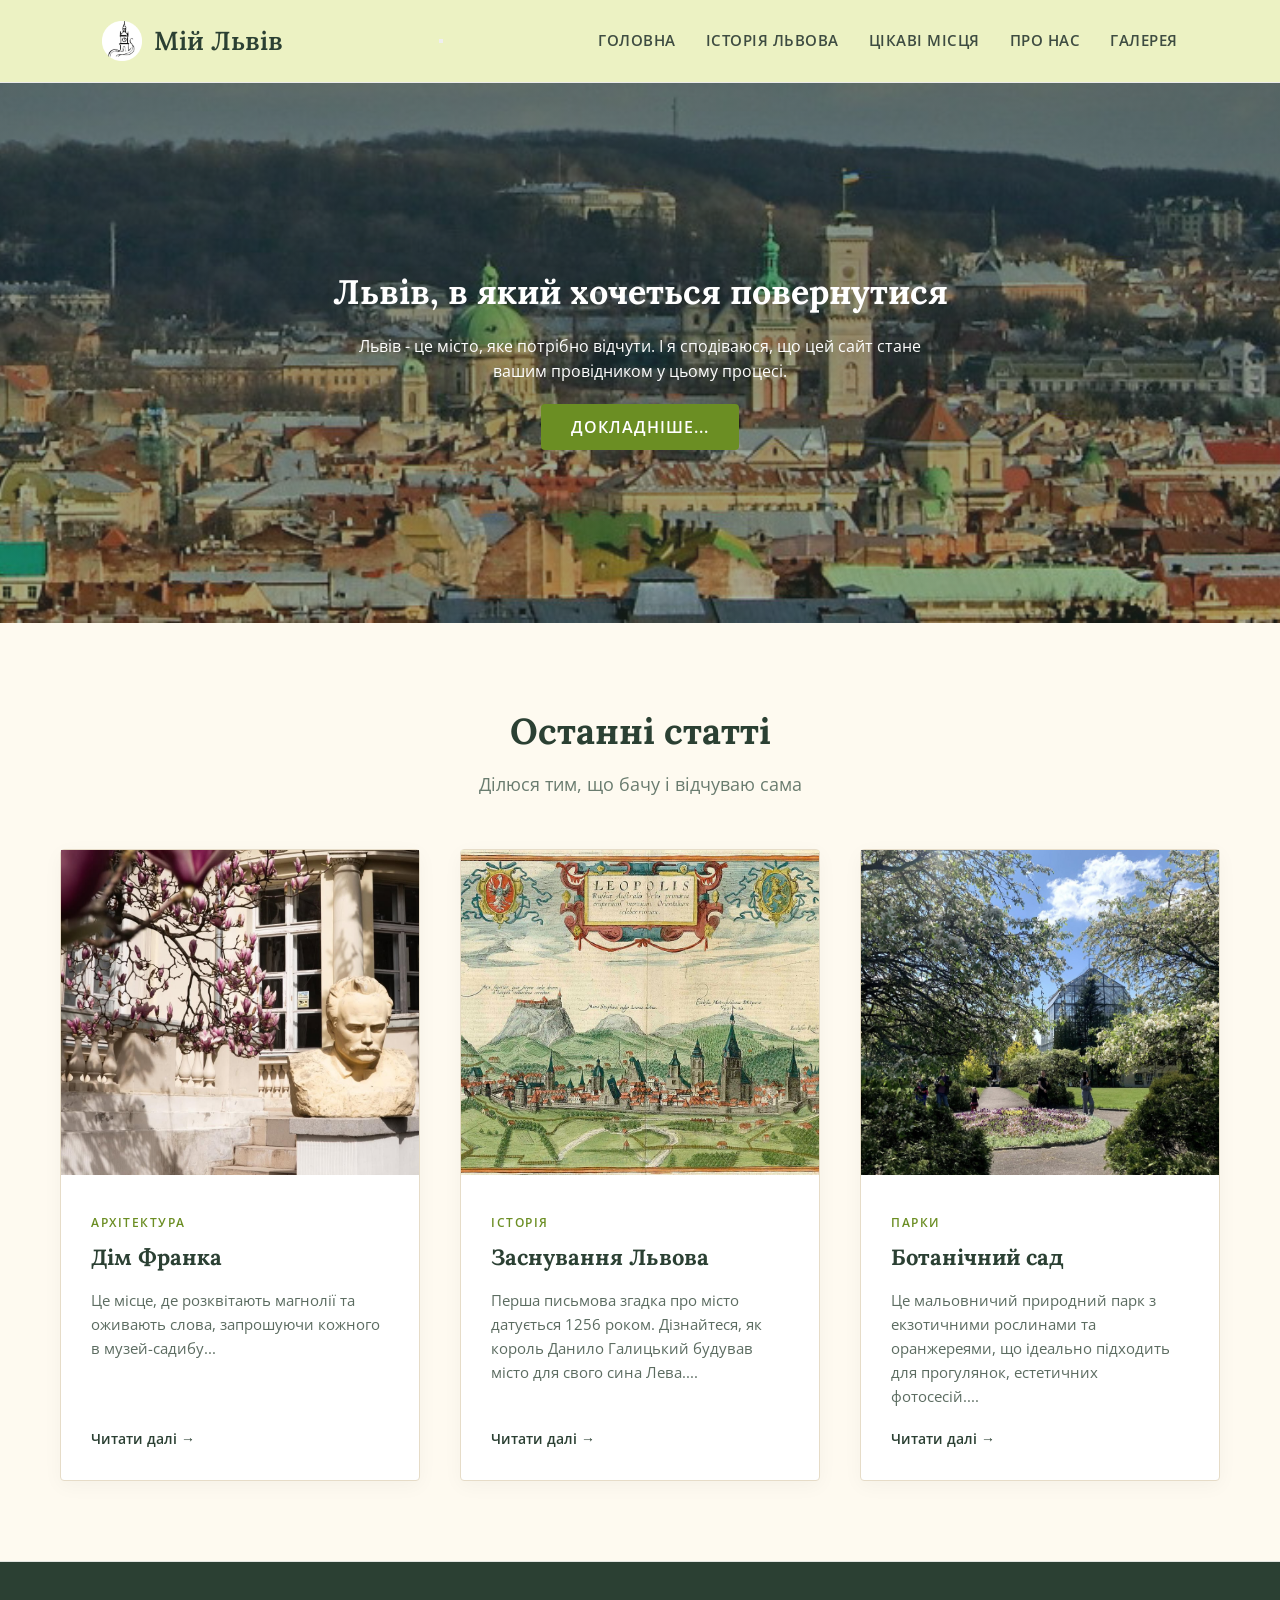
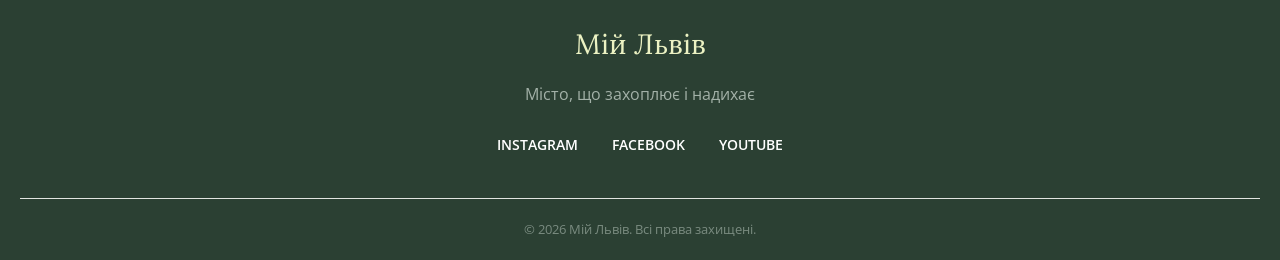
<file: index.html>
<!DOCTYPE html>
<html lang="uk">
<head>
    <meta charset="UTF-8">
    <meta name="viewport" content="width=device-width, initial-scale=1.0">
    <title>Львівський блог</title>
    <link rel="stylesheet" href="style.css">
    <link href="https://fonts.googleapis.com/css2?family=Lora:ital,wght@0,400;0,600;1,400&family=Open+Sans:wght@300;400;600&display=swap" rel="stylesheet">
</head>
<body>

    <header>
        <div class="logo">
        <a href="index.html" class="logo-link">
            <img src="img/logo.png" alt="Логотип Мій Львів" class="logo-img">
            <span>Мій Львів</span>
        </a>
		</div>
		
		<button class="menu-toggle" aria-label="Відкрити меню">
			<span></span>
			<span></span>
			<span></span>
		</button>
		
		
        <nav>
            <ul>
                <li><a href="index.html">Головна</a></li>
                <li><a href="history.html">Історія Львова</a></li>
				<li class="dropdown">
					<a href="places.html">Цікаві місця</a>
					<ul class="submenu">
						<li><a href="places.html?category=Парки">Парки</a></li>
						<li><a href="places.html?category=Заклади">Заклади</a></li>
						<li><a href="places.html?category=Архітектура">Архітектура</a></li>
					</ul>
				</li>
                <li><a href="about.html">Про нас</a></li>
                <li class="dropdown">
					<a href="gallery.html">Галерея</a>
					<ul class="submenu">
						<li><a href="gallery.html?category=photo">Фотографії</a></li>
                        <li><a href="gallery.html?category=video">Відео</a></li>
					</ul>
				</li>
            </ul>
        </nav>
    </header>

    <section class="hero">
        <div class="hero-content">
            <h1>Львів, в який хочеться повернутися</h1>
            <p>Львів - це місто, яке потрібно відчути. І я сподіваюся, що цей сайт стане вашим провідником у цьому процесі.</p>
            <a href="about.html" class="btn">Докладніше...</a>
        </div>
    </section>
	

    <main class="container" id="blog">
        <div class="section-title">
            <h2>Останні статті</h2>
            <p>Ділюся тим, що бачу і відчуваю сама</p>
        </div>

        <div class="blog-grid">
            <article class="post-card">
                <div class="img-wrapper">
                    <img src="img/places_2.jpg" alt="Дім Франка">
                </div>
                <div class="post-content">
                    <span class="category">Архітектура</span>
                    <h3>Дім Франка</h3>
                    <p>Це місце, де розквітають магнолії та оживають слова, запрошуючи кожного в музей-садибу...</p>
                    <a href="articles/franko.html" class="read-more">Читати далі →</a>
                </div>
            </article>
			
			<article class="post-card">
                <div class="img-wrapper">
                    <img src="img/history_1.jpg" alt="Створення">
                </div>
                <div class="post-content">
                    <span class="category">Історія</span>
                    <h3>Заснування Львова</h3>
                    <p>Перша письмова згадка про місто датується 1256 роком. Дізнайтеся, як король Данило Галицький будував місто для свого сина Лева....</p>
                    <a href="story/lviv.html" class="read-more">Читати далі →</a>
                </div>
            </article>
            
            <article class="post-card">
                <div class="img-wrapper">
                    <img src="img/places_7.jpg" alt="Ботанічний сад">
                </div>
                <div class="post-content">
                    <span class="category">Парки</span>
                    <h3>Ботанічний сад</h3>
                    <p>Це мальовничий природний парк з екзотичними рослинами та оранжереями, що ідеально підходить для прогулянок, естетичних фотосесій....</p>
                    <a href="articles/botanical_garden.html" class="read-more">Читати далі →</a>
                </div>
            </article>
        </div>
    </main>

    <footer>
        <div class="footer-content">
            <div class="footer-logo">Мій Львів</div>
            <p>Місто, що захоплює і надихає</p>
            <div class="socials">
                <a href="https://www.instagram.com/">Instagram</a>
                <a href="https://www.facebook.com/?locale=uk_UA">Facebook</a>
                <a href="https://www.youtube.com/?app=desktop&gl=UA&hl=uk">YouTube</a>
            </div>
        </div>
        <div class="copyright">
            <p>&copy; 2026 Мій Львів. Всі права захищені.</p>
        </div>
    </footer>

<script src="script.js"></script>
</body>
</html>
</file>
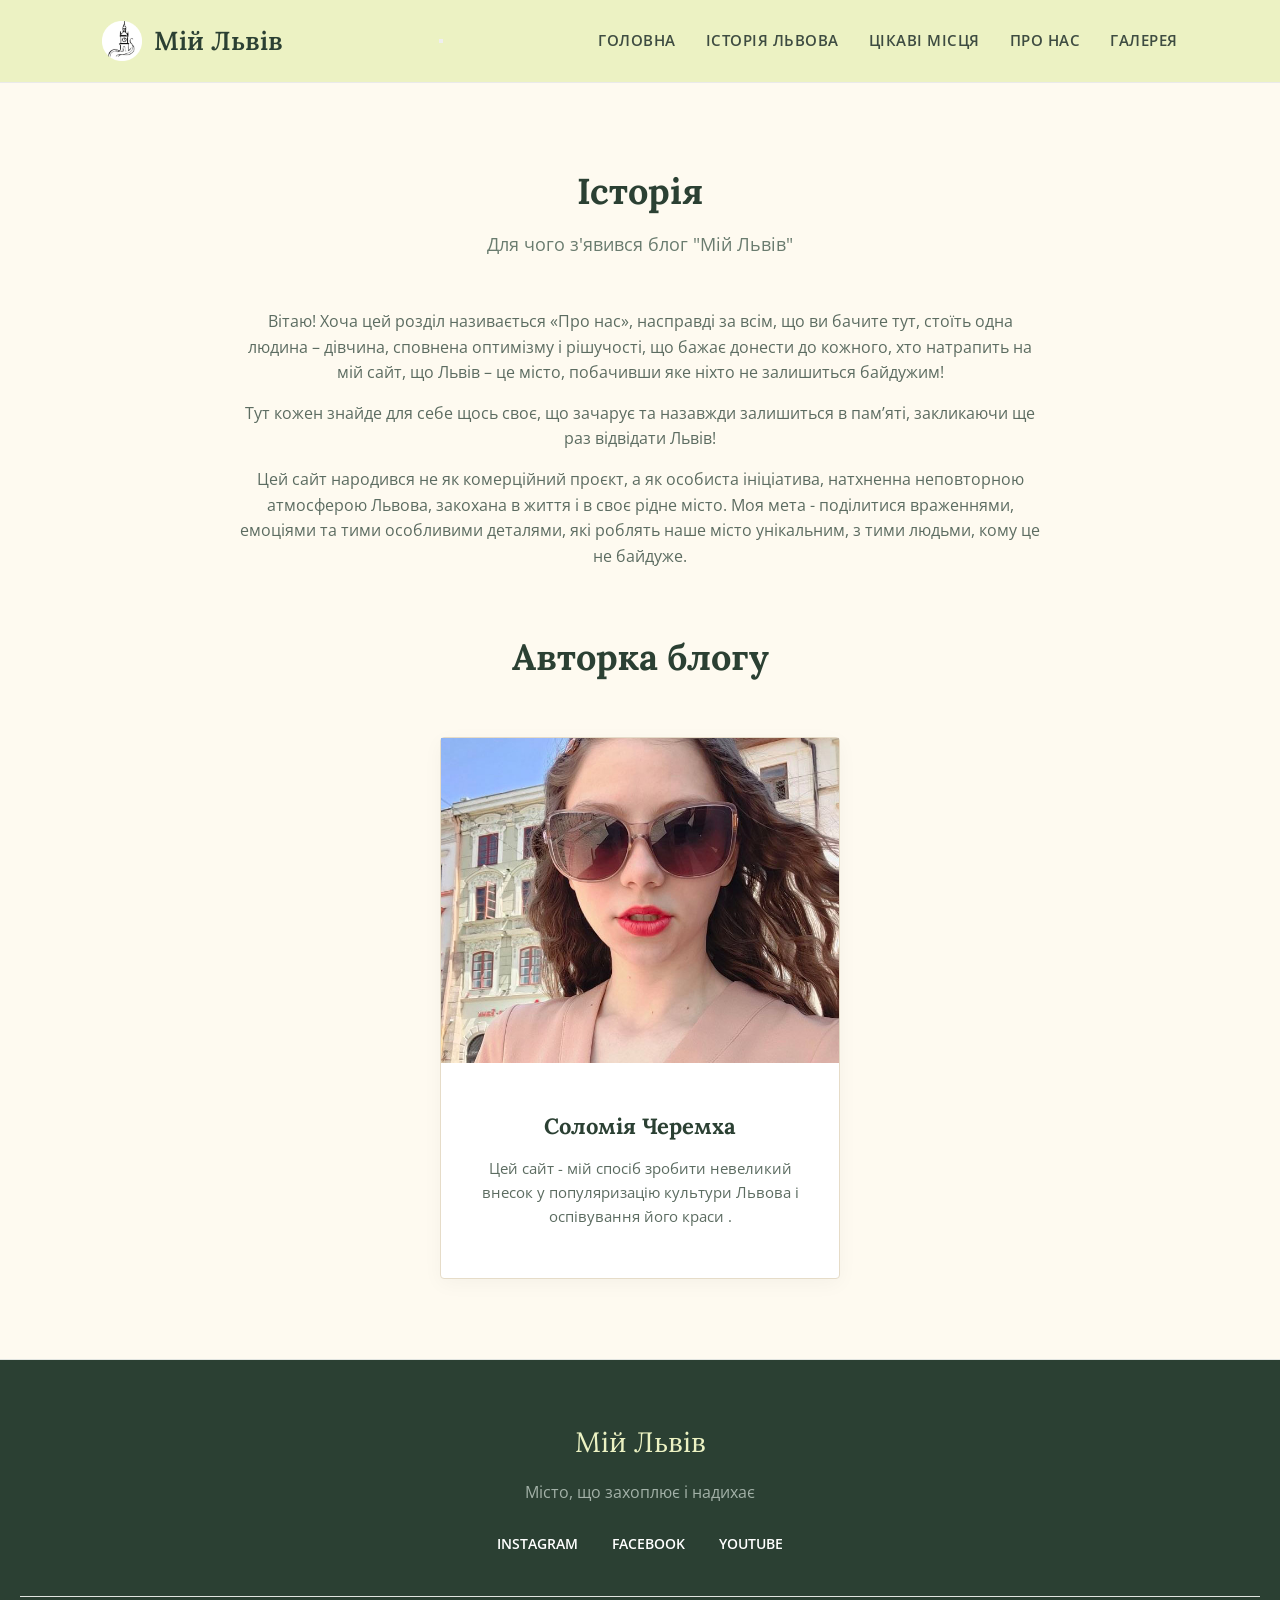
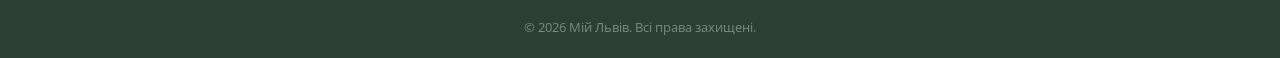
<file: about.html>
<!DOCTYPE html>
<html lang="uk">
<head>
    <meta charset="UTF-8">
    <meta name="viewport" content="width=device-width, initial-scale=1.0">
    <title>Авторка блогу</title>
    <link rel="stylesheet" href="style.css">
    <link href="https://fonts.googleapis.com/css2?family=Lora:ital,wght@0,400;0,600;1,400&family=Open+Sans:wght@300;400;600&display=swap" rel="stylesheet">
</head>
<body>

    <header>
        <div class="logo">
        <a href="index.html" class="logo-link">
            <img src="img/logo.png" alt="Логотип Мій Львів" class="logo-img">
            <span>Мій Львів</span>
        </a>
		</div>
		
		<button class="menu-toggle" aria-label="Відкрити меню">
			<span></span>
			<span></span>
			<span></span>
		</button>
		
        <nav>
            <ul>
                <li><a href="index.html">Головна</a></li>
                <li><a href="history.html">Історія Львова</a></li>
                <li class="dropdown">
                    <a href="places.html">Цікаві місця</a>
                    <ul class="submenu">
							<li><a href="places.html?category=Парки">Парки</a></li>
							<li><a href="places.html?category=Заклади">Заклади</a></li>
							<li><a href="places.html?category=Архітектура">Архітектура</a></li>
                    </ul>
                </li>
                <li><a href="about.html">Про нас</a></li>
                <li class="dropdown">
                    <a href="gallery.html">Галерея</a>
                    <ul class="submenu">
                        <li><a href="gallery.html?category=photo">Фотографії</a></li>
                        <li><a href="gallery.html?category=video">Відео</a></li>
                    </ul>
                </li>
            </ul>
        </nav>
    </header>

    <main class="container">
        
        <div class="section-title">
            <h2>Історія</h2>
            <p>Для чого з'явився блог "Мій Львів"</p>
        </div>
        
        <div style="max-width: 800px; margin: 0 auto 60px; text-align: center; color: #5c6c61; font-size: 16px;">
            <p style="margin-bottom: 15px;">Вітаю! Хоча цей розділ називається «Про нас», насправді за всім, що ви бачите тут, стоїть одна людина – дівчина, сповнена оптимізму і рішучості, що бажає донести до кожного, хто натрапить на мій сайт, що Львів – це місто, побачивши яке ніхто не залишиться байдужим! </p> 
			<p style="margin-bottom: 15px;">Тут кожен знайде для себе щось своє, що зачарує та назавжди залишиться в пам’яті, закликаючи ще раз відвідати Львів!</p>
            <p>Цей сайт народився не як комерційний проєкт, а як особиста ініціатива, натхненна неповторною атмосферою Львова, закохана в життя і в своє рідне місто.  Моя мета - поділитися враженнями, емоціями та тими особливими деталями, які роблять наше місто унікальним, з тими людьми, кому це не байдуже.</p>
        </div>

        <div class="section-title">
            <h2>Авторка блогу</h2>
        </div>

        <div class="blog-grid" style="display: flex; justify-content: center;">
    
    <article class="post-card" style="max-width: 400px; width: 100%;">
        <div class="img-wrapper">
            <img src="img/about.jpg" alt="Соломія">
        </div>
        <div class="post-content" style="text-align: center;"> <span class="category"></span>
            <h3>Соломія Черемха</h3>
            <p>Цей сайт - мій спосіб зробити невеликий внесок у популяризацію культури Львова і оспівування його краси .</p>
        </div>
    </article>

		</div>
    </main>

    <footer>
        <div class="footer-content">
            <div class="footer-logo">Мій Львів</div>
            <p>Місто, що захоплює і надихає</p>
            <div class="socials">
                <a href="#">Instagram</a>
                <a href="#">Facebook</a>
                <a href="#">YouTube</a>
            </div>
        </div>
        <div class="copyright">
            <p>&copy; 2026 Мій Львів. Всі права захищені.</p>
        </div>
    </footer>

	<script src="script.js"></script>
</body>
</html>
</file>
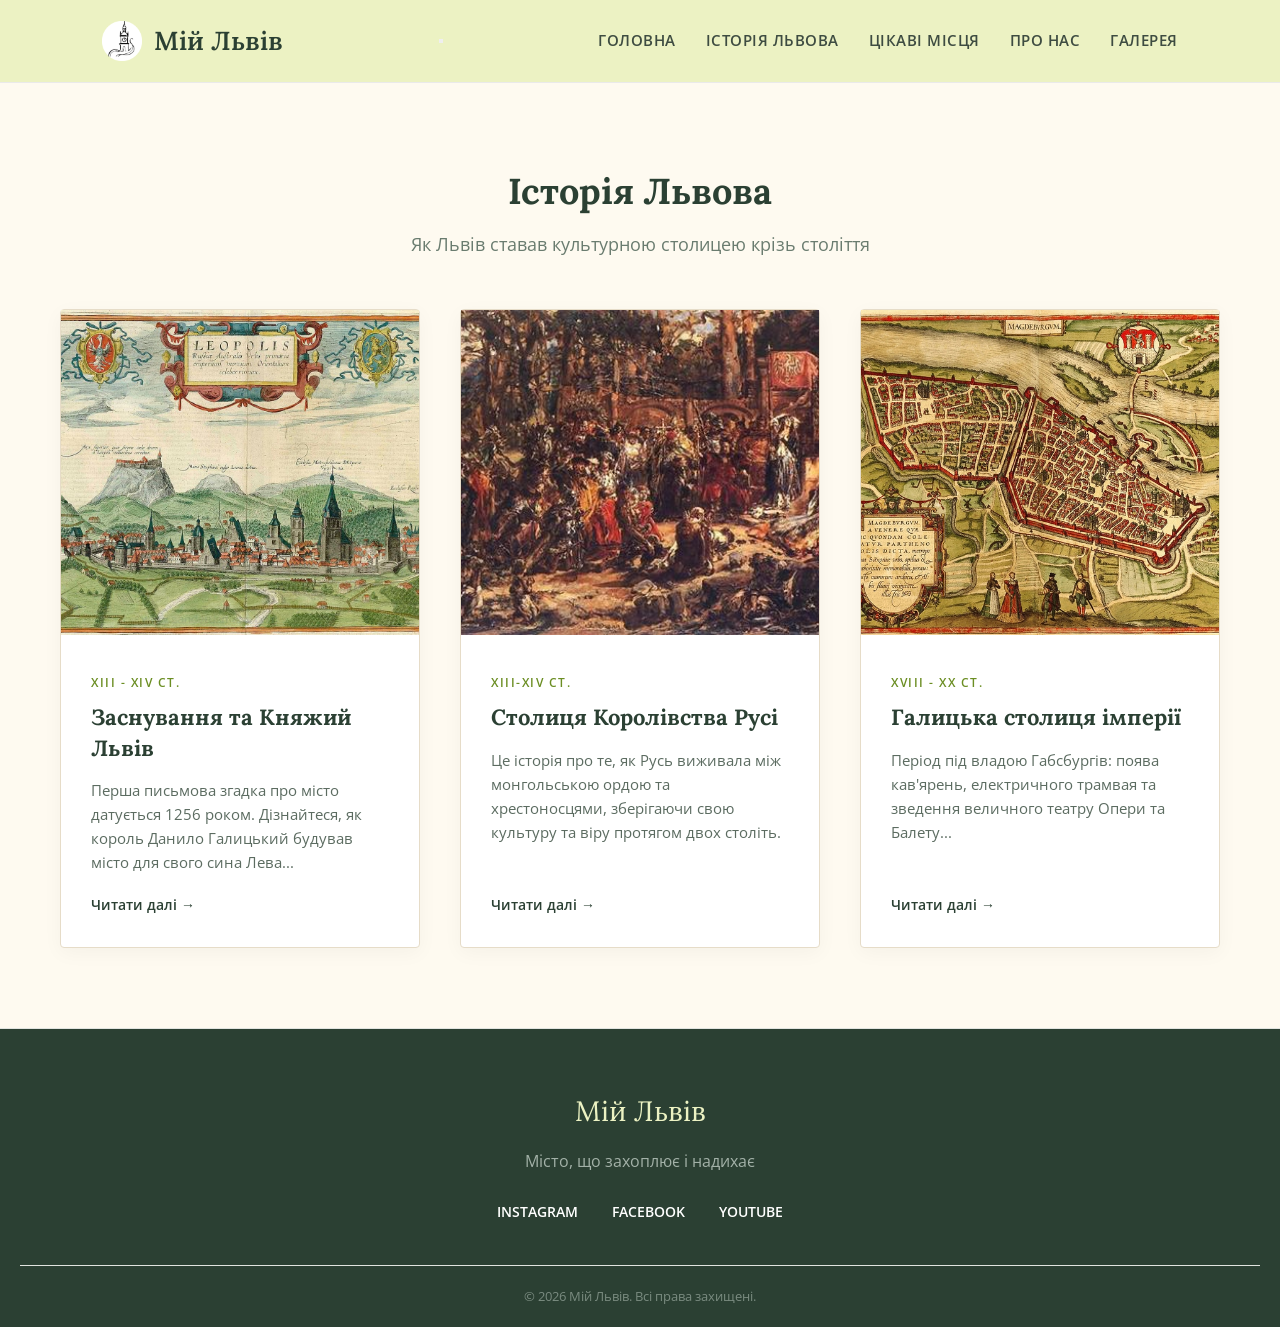
<file: history.html>
<!DOCTYPE html>
<html lang="uk">
<head>
    <meta charset="UTF-8">
    <meta name="viewport" content="width=device-width, initial-scale=1.0">
    <title>Історія Львова</title>
    <link rel="stylesheet" href="style.css">
    <link href="https://fonts.googleapis.com/css2?family=Lora:ital,wght@0,400;0,600;1,400&family=Open+Sans:wght@300;400;600&display=swap" rel="stylesheet">
</head>
<body>

    <header>
       <div class="logo">
        <a href="index.html" class="logo-link">
            <img src="img/logo.png" alt="Логотип Мій Львів" class="logo-img">
            <span>Мій Львів</span>
        </a>
		</div>
		
		<button class="menu-toggle" aria-label="Відкрити меню">
			<span></span>
			<span></span>
			<span></span>
		</button>
		
        <nav>
            <ul>
                <li><a href="index.html">Головна</a></li>
                <li><a href="history.html">Історія Львова</a></li>
                <li class="dropdown">
                    <a href="places.html">Цікаві місця</a>
                    <ul class="submenu">
                        <li><a href="places.html?category=Парки">Парки</a></li>
						<li><a href="places.html?category=Заклади">Заклади</a></li>
						<li><a href="places.html?category=Архітектура">Архітектура</a></li>
                    </ul>
                </li>
                <li><a href="about.html">Про нас</a></li>
                <li class="dropdown">
                    <a href="gallery.html">Галерея</a>
                    <ul class="submenu">
                        <li><a href="gallery.html?category=photo">Фотографії</a></li>
                        <li><a href="gallery.html?category=video">Відео</a></li>
                    </ul>
                </li>
            </ul>
        </nav>
    </header>

    <main class="container" id="history-blog">
        <div class="section-title">
            <h2>Історія Львова</h2>
            <p>Як Львів ставав культурною столицею крізь століття</p>
        </div>

        <div class="blog-grid">
            <article class="post-card">
                <div class="img-wrapper">
                    <img src="img/history_1.jpg" alt="Створення">
                </div>
                <div class="post-content">
                    <span class="category">XIII - XIV ст.</span>
                    <h3>Заснування та Княжий Львів</h3>
                    <p>Перша письмова згадка про місто датується 1256 роком. Дізнайтеся, як король Данило Галицький будував місто для свого сина Лева...</p>
                    <a href="story/lviv.html" class="read-more">Читати далі →</a>
                </div>
            </article>

            <article class="post-card">
                <div class="img-wrapper">
                    <img src="img/history_2.jpg" alt="Княжа доба">
                </div>
                <div class="post-content">
                    <span class="category">XIII-XIV ст.</span>
                    <h3>Столиця Королівства Русі</h3>
                    <p>Це історія про те, як Русь виживала між монгольською ордою та хрестоносцями, зберігаючи свою культуру та віру протягом двох століть.</p>
                    <a href="story/kniazhyi_lviv.html" class="read-more">Читати далі →</a>
                </div>
            </article>
            
            <article class="post-card">
                <div class="img-wrapper">
                    <img src="img/history_4.jpeg" alt="Львівська опера">
                </div>
                <div class="post-content">
                    <span class="category">XVIII - XX ст.</span>
                    <h3>Галицька столиця імперії</h3>
                    <p>Період під владою Габсбургів: поява кав'ярень, електричного трамвая та зведення величного театру Опери та Балету...</p>
                    <a href="story/polish.html" class="read-more">Читати далі →</a>
                </div>
            </article>
        </div>
    </main>

    <footer>
        <div class="footer-content">
            <div class="footer-logo">Мій Львів</div>
            <p>Місто, що захоплює і надихає</p>
            <div class="socials">
                <a href="#">Instagram</a>
                <a href="#">Facebook</a>
                <a href="#">YouTube</a>
            </div>
        </div>
        <div class="copyright">
            <p>&copy; 2026 Мій Львів. Всі права захищені.</p>
        </div>
    </footer>

	<script src="script.js"></script>
</body>
</html>
</file>
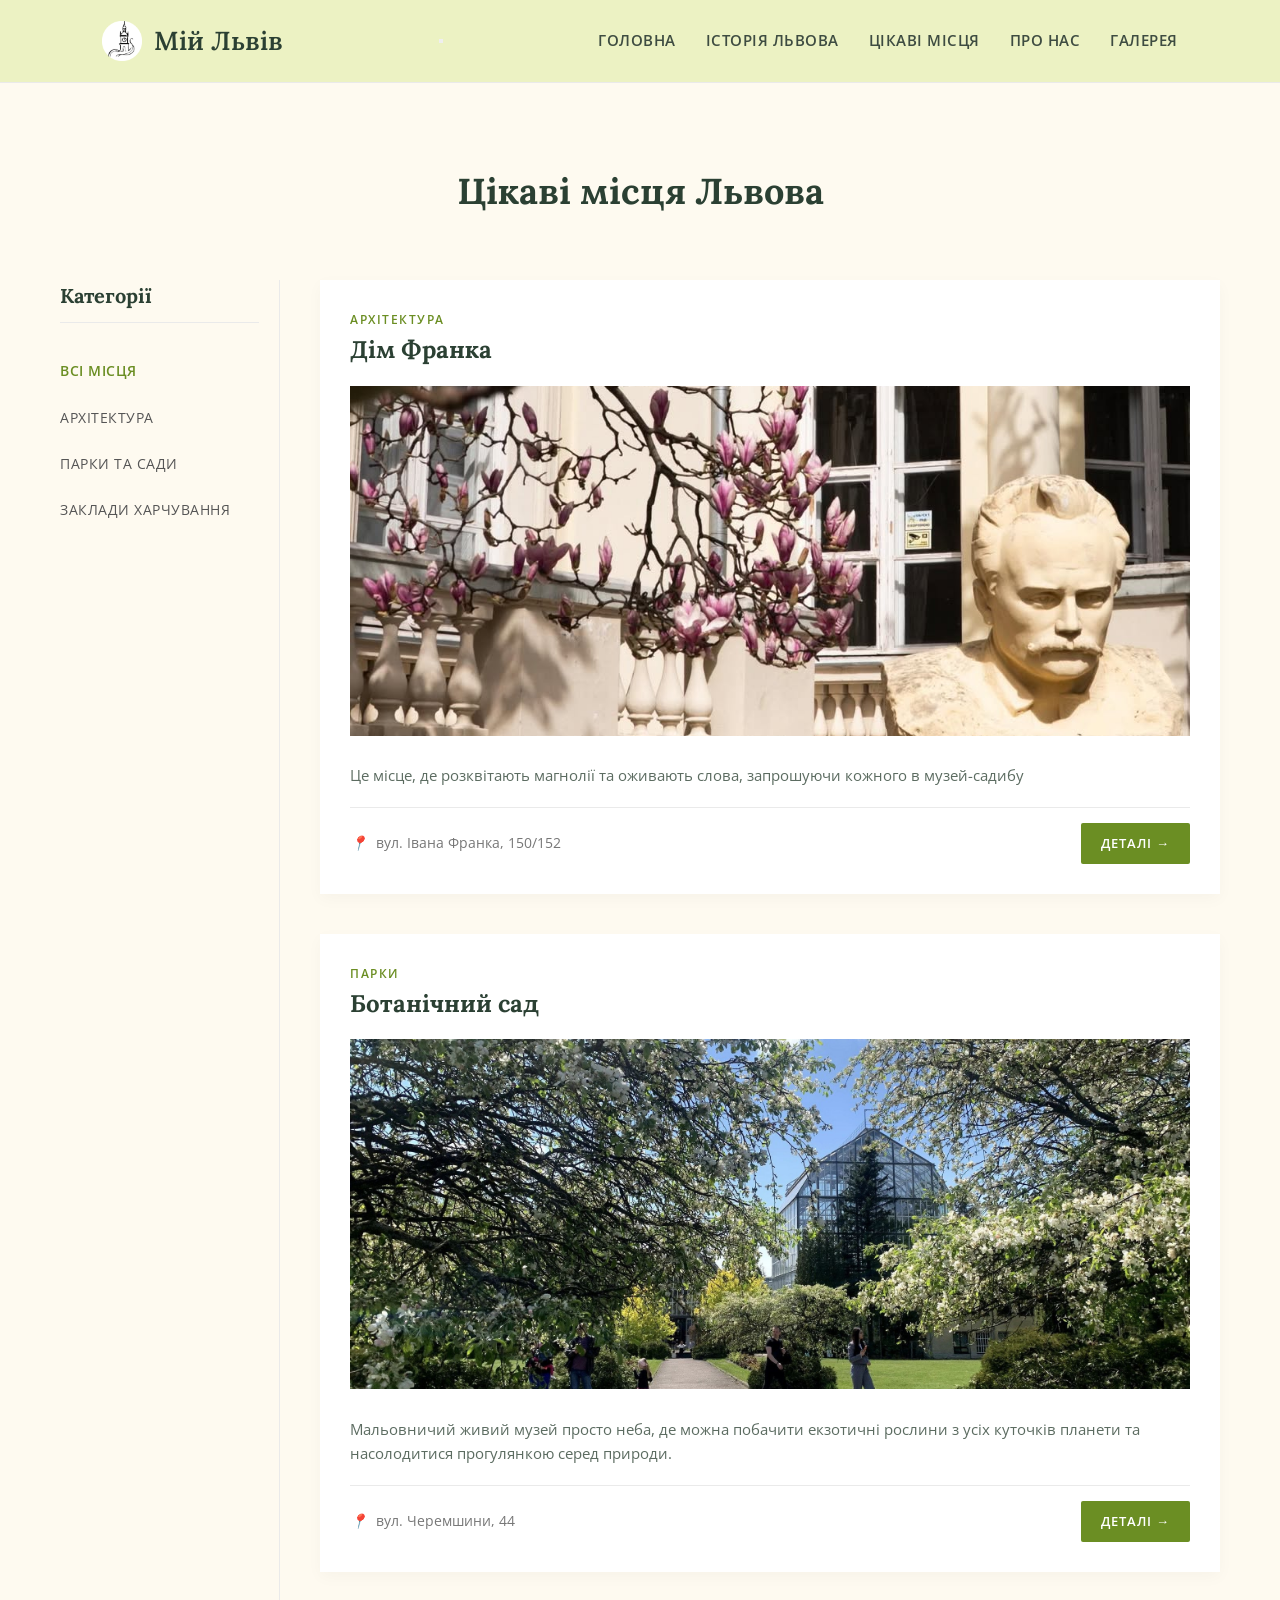
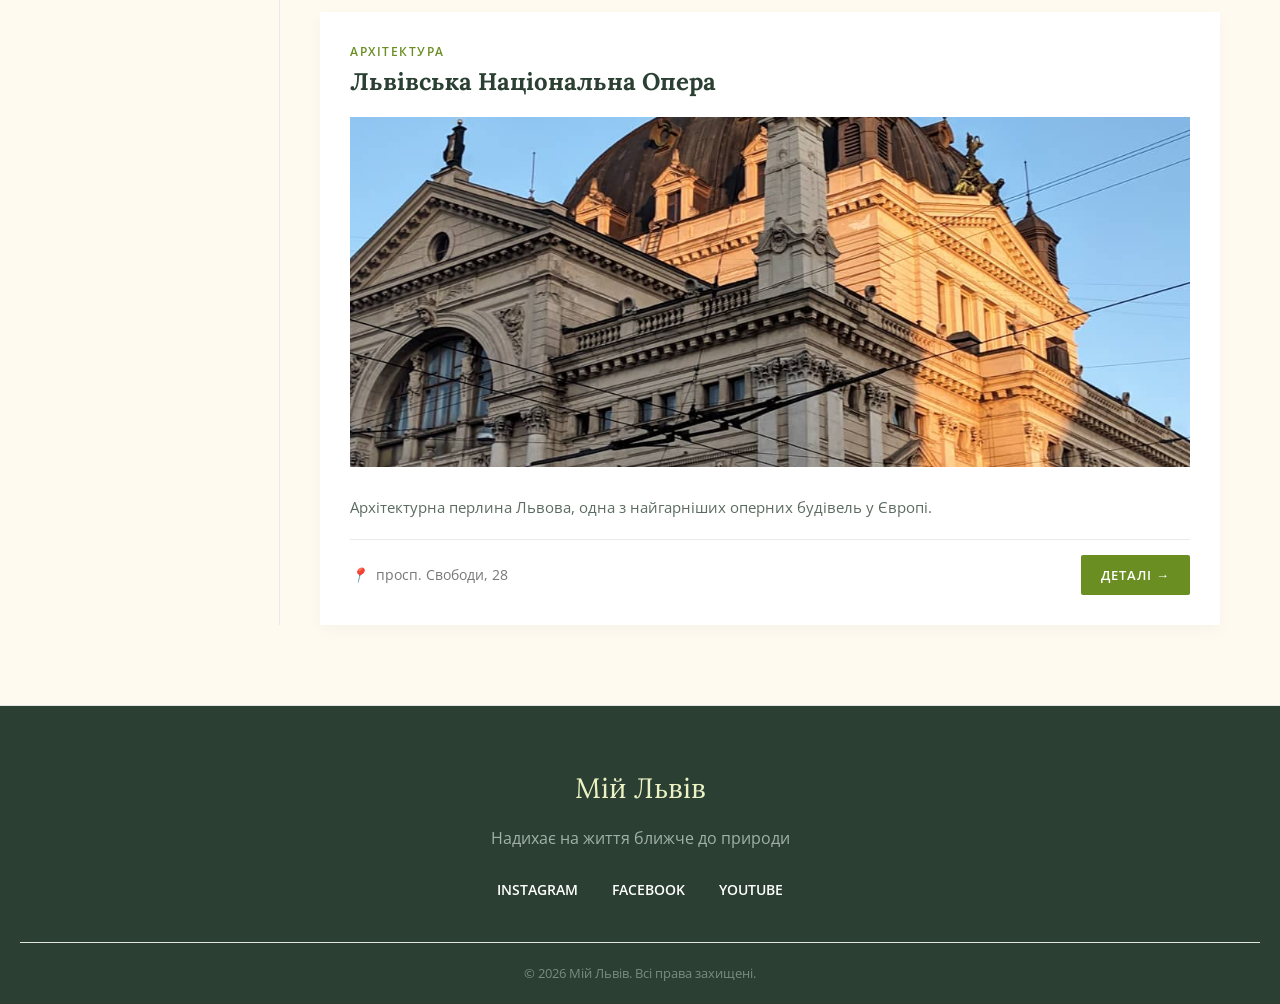
<file: places.html>
<!DOCTYPE html>
<html lang="uk">
<head>
    <meta charset="UTF-8">
    <meta name="viewport" content="width=device-width, initial-scale=1.0">
    <title>Цікаві місця Львова</title>
    <link rel="stylesheet" href="style.css">
    <link href="https://fonts.googleapis.com/css2?family=Lora:ital,wght@0,400;0,600;1,400&family=Open+Sans:wght@300;400;600&display=swap" rel="stylesheet">
</head>
<body>

    <header>
        <div class="logo">
        <a href="index.html" class="logo-link">
            <img src="img/logo.png" alt="Логотип Мій Львів" class="logo-img">
            <span>Мій Львів</span>
        </a>
		</div>
		
		<button class="menu-toggle" aria-label="Відкрити меню">
			<span></span>
			<span></span>
			<span></span>
		</button>
		
        <nav>
            <ul>
                <li><a href="index.html">Головна</a></li>
                <li><a href="history.html">Історія Львова</a></li>
				<li class="dropdown current-page">
					<a href="places.html">Цікаві місця</a>
						<ul class="submenu">
							<li><a href="places.html?category=Парки">Парки</a></li>
							<li><a href="places.html?category=Заклади">Заклади</a></li>
							<li><a href="places.html?category=Архітектура">Архітектура</a></li>
						</ul>
				</li>
                <li><a href="about.html">Про нас</a></li>
                <li class="dropdown">
					<a href="gallery.html">Галерея</a>
					<ul class="submenu">
						<li><a href="gallery.html?category=photo">Фотографії</a></li>
                        <li><a href="gallery.html?category=video">Відео</a></li>
					</ul>
				</li>
            </ul>
        </nav>
    </header>

    <main class="container">
        
        <h1 class="page-title">Цікаві місця Львова</h1>

        <div class="main-content-wrapper">
            
            <aside class="sidebar-filter">
    <h2>Категорії</h2>
    <ul>
        <li class="active" data-filter="all"><a href="#">Всі місця</a></li>
        <li data-filter="Архітектура"><a href="#">Архітектура</a></li>
        <li data-filter="Парки"><a href="#">Парки та сади</a></li>
        <li data-filter="Заклади"><a href="#">Заклади харчування</a></li>
    </ul>
			</aside>
		
				<section class="places-list">
                
				<article class="place-card" data-category="Архітектура">
                    <div class="main-info">
                        <span class="place-category">Архітектура</span>
                        <h2 class="place-title">Дім Франка</h2>
                        <div class="place-img-wrapper">
                            <img src="img/places_2.jpg" alt="Дім Франка">
                        </div>
                        <p class="place-excerpt">Це місце, де розквітають магнолії та оживають слова, запрошуючи кожного в музей-садибу</p>
                        <div class="place-meta">
                            <span class="place-location"><i class="pin-icon">📍</i> вул. Івана Франка, 150/152</span>
                            <a href="articles/franko.html" class="btn-details">ДЕТАЛІ →</a>
                        </div>
                    </div>
                </article>

                <article class="place-card" data-category="Парки">
                    <div class="main-info">
                        <span class="place-category">Парки</span>
                        <h2 class="place-title">Ботанічний сад</h2>
                        <div class="place-img-wrapper">
                            <img src="img/places_7.jpg" alt="Ботанічний сад">
                        </div>
                        <p class="place-excerpt">Мальовничий живий музей просто неба, де можна побачити екзотичні рослини з усіх куточків планети та насолодитися прогулянкою серед природи.</p>
                        <div class="place-meta">
                            <span class="place-location"><i class="pin-icon">📍</i> вул. Черемшини, 44 </span>
                            <a href="articles/botanical_garden.html" class="btn-details">ДЕТАЛІ →</a>
                        </div>
                    </div>
                </article>

                 <article class="place-card" data-category="Архітектура">
                    <div class="main-info">
                        <span class="place-category">Архітектура</span>
                        <h2 class="place-title">Львівська Національна Опера</h2>
                        <div class="place-img-wrapper">
                            <img src="img/places_8.jpg" alt="Львівська опера">
                        </div>
                        <p class="place-excerpt">Архітектурна перлина Львова, одна з найгарніших оперних будівель у Європі.</p>
                        <div class="place-meta">
                            <span class="place-location"><i class="pin-icon">📍</i> просп. Свободи, 28</span>
                            <a href="articles/opera.html" class="btn-details">ДЕТАЛІ →</a>
                        </div>
                    </div>
                </article>

            </section>
        </div>
    </main>

    <footer>
        <div class="footer-content">
            <div class="footer-logo">Мій Львів</div>
            <p>Надихає на життя ближче до природи</p>
            <div class="socials">
                <a href="#">Instagram</a>
                <a href="#">Facebook</a>
                <a href="#">YouTube</a>
            </div>
        </div>
        <div class="copyright">
            <p>&copy; 2026 Мій Львів. Всі права захищені.</p>
        </div>
    </footer>

	<script src="script.js"></script>
</body>
</html>
</file>
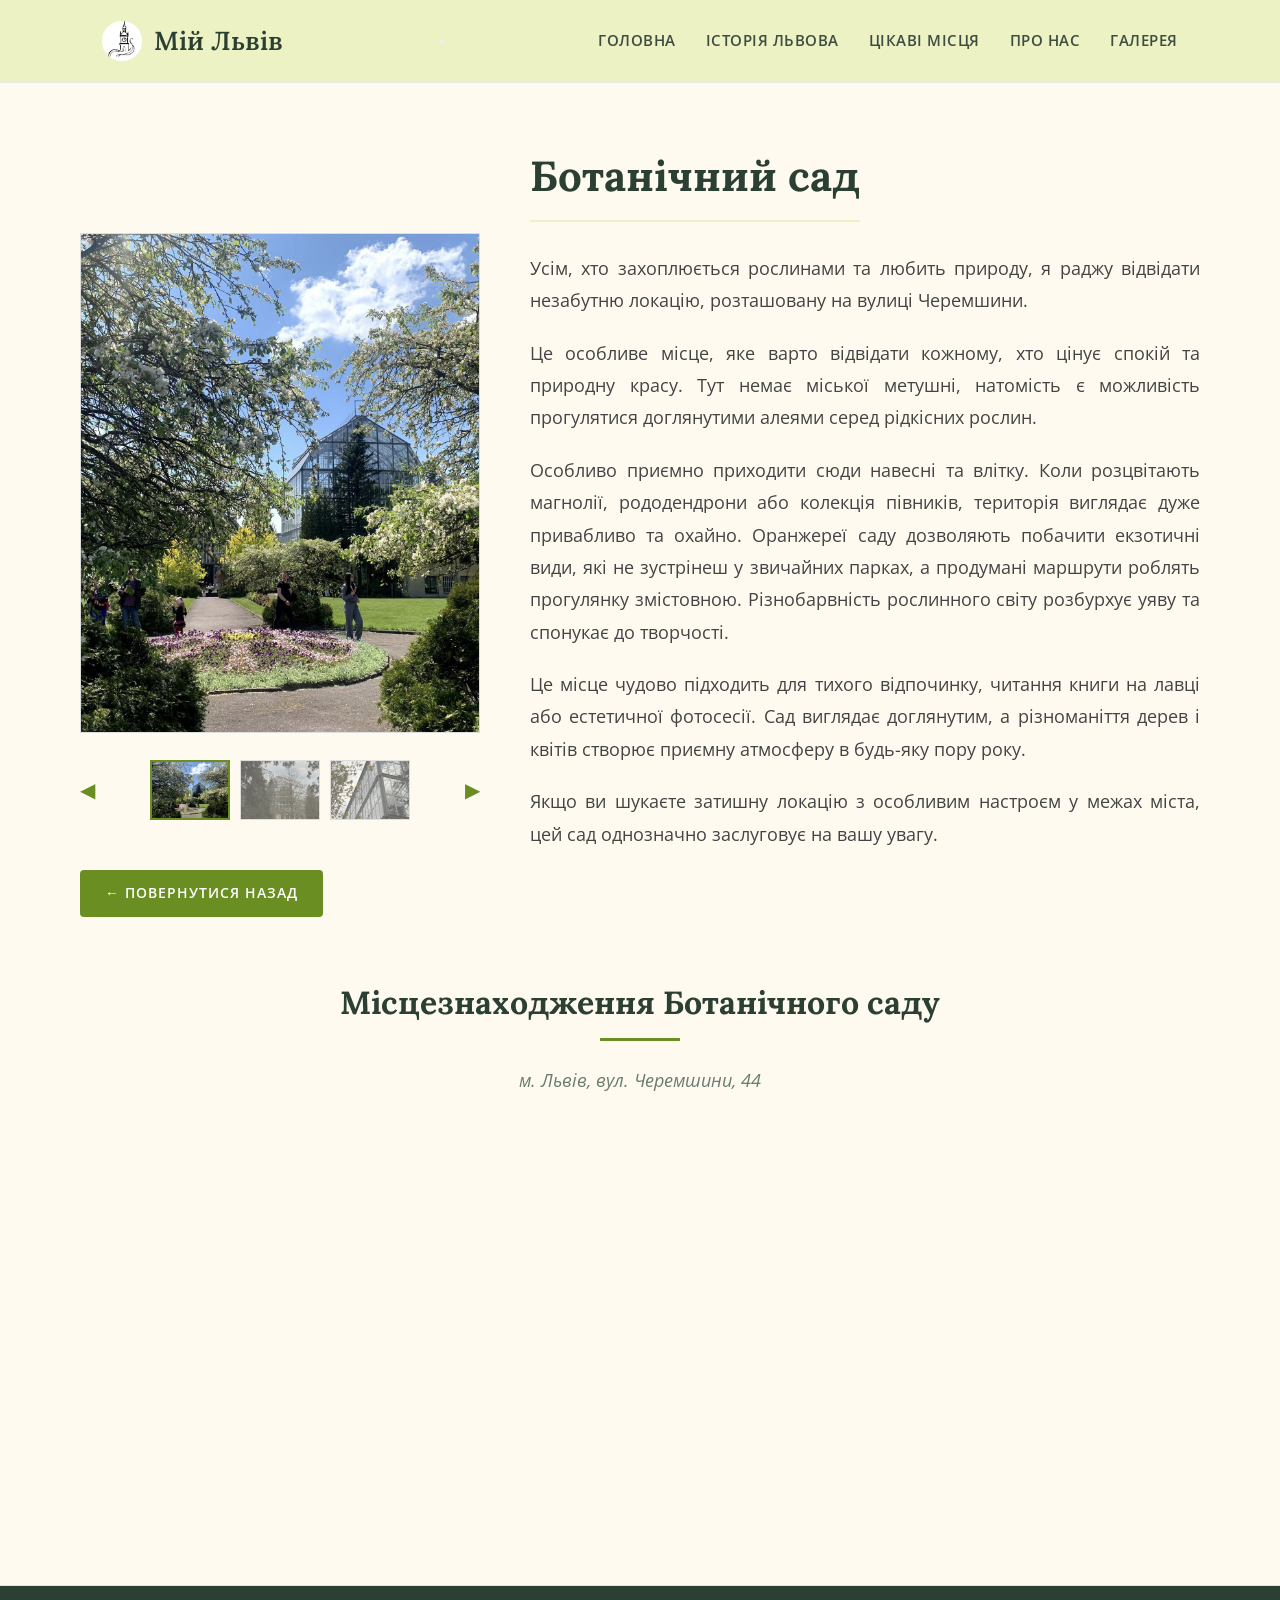
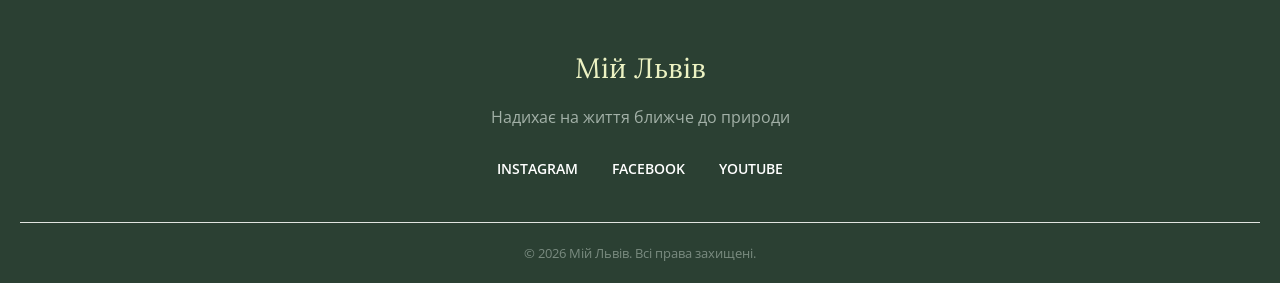
<file: articles/botanical_garden.html>
<!DOCTYPE html>
<html lang="uk">
<head>
    <meta charset="UTF-8">
    <meta name="viewport" content="width=device-width, initial-scale=1.0">
    <title>Ботанічний сад - Мій Львів</title>
    <link rel="stylesheet" href="style.css">
    <link href="https://fonts.googleapis.com/css2?family=Lora:ital,wght@0,400;0,600;1,400&family=Open+Sans:wght@300;400;600&display=swap" rel="stylesheet">
</head>
<body>

    <header>
        <div class="logo">
            <a href="../index.html" class="logo-link">
                <img src="../img/logo.png" alt="Логотип Мій Львів" class="logo-img">
                <span>Мій Львів</span>
            </a>
        </div>
		
		<button class="menu-toggle" aria-label="Відкрити меню">
			<span></span>
			<span></span>
			<span></span>
		</button>
		
		 <nav>
            <ul>
                <li><a href="../index.html">Головна</a></li>
                <li><a href="../history.html">Історія Львова</a></li>
				<li class="../dropdown current-page">
					<a href="../places.html">Цікаві місця</a>
						<ul class="submenu">
							<li><a href="../places.html?category=Парки">Парки</a></li>
							<li><a href="../places.html?category=Заклади">Заклади</a></li>
							<li><a href="../places.html?category=Архітектура">Архітектура</a></li>
						</ul>
				</li>
                <li><a href="../about.html">Про нас</a></li>
                <li class="../dropdown">
					<a href="../gallery.html">Галерея</a>
					<ul class="submenu">
						<li><a href="../gallery.html?category=photo">Фотографії</a></li>
                        <li><a href="../gallery.html?category=video">Відео</a></li>
					</ul>
				</li>
            </ul>
        </nav>
    </header>

    <main class="article-container">
       <div class="article-visuals">
    <div class="main-article-img">
        <img src="../img/places_7.jpg" alt="Ботанічний сад" id="main-view" class="main-img-click">
    </div>
    
    <div class="article-gallery-wrapper">
        <button class="nav-arrow" id="prev-btn">◀</button>
        <div class="mini-gallery" id="thumb-container">
            <img src="../img/places_7.jpg" alt="фото 1" class="thumb active-thumb">
            <img src="../img/places_5.jpg" alt="фото 2" class="thumb">
            <img src="../img/places_6.jpg" alt="фото 3" class="thumb">
        </div>
        <button class="nav-arrow" id="next-btn">▶</button>
    </div>
	
        <div class="back-container">
			<a href="../places.html" class="btn-back">← Повернутися назад</a>
		</div>
</div>


<div id="article-lightbox" class="lightbox">
    <span class="close-lightbox">&times;</span>
    
    <button class="nav-arrow lightbox-prev" id="modal-prev">◀</button>
    <button class="nav-arrow lightbox-next" id="modal-next">▶</button>

    <div class="lightbox-wrapper">
        <img class="lightbox-content" id="modal-img">
        <div class="lightbox-caption">
            <h3 id="caption-title"></h3>
            <p id="caption-text"></p>
        </div>
    </div>
</div>



			<div class="article-content">
				<h1 class="article-title">Ботанічний сад</h1>
				<div class="article-text">
                <p>Усім, хто захоплюється рослинами та любить природу, я раджу відвідати незабутню локацію, розташовану на вулиці Черемшини.</p>
				<p>Це особливе місце, яке варто відвідати кожному, хто цінує спокій та природну красу. Тут немає міської метушні, натомість є можливість прогулятися доглянутими алеями серед рідкісних рослин.</p>
                <p>Особливо приємно приходити сюди навесні та влітку. Коли розцвітають магнолії, рододендрони або колекція півників, територія виглядає дуже привабливо та охайно. Оранжереї саду дозволяють побачити екзотичні види, які не зустрінеш у звичайних парках, а продумані маршрути роблять прогулянку змістовною. Різнобарвність рослинного світу розбурхує уяву та спонукає до творчості.</p>
                <p>Це місце чудово підходить для тихого відпочинку, читання книги на лавці або естетичної фотосесії. Сад виглядає доглянутим, а різноманіття дерев і квітів створює приємну атмосферу в будь-яку пору року.</p>
				<p>Якщо ви шукаєте затишну локацію з особливим настроєм у межах міста, цей сад однозначно заслуговує на вашу увагу.</p>
            </div>
			</div>

    </main>


<section class="full-width-map">
        <div class="map-container-inner">
            <h2 class="map-heading">Місцезнаходження Ботанічного саду</h2>
            <p class="map-address">м. Львів, вул. Черемшини, 44</p>
        </div>
        <iframe 
            src="https://www.google.com/maps/embed?pb=!1m18!1m12!1m3!1d2573.136894371457!2d24.05389647685903!3d49.83988773113171!2m3!1f0!2f0!3f0!3m2!1i1024!2i768!4f13.1!3m3!1m2!1s0x473add500350917f%3A0xc3c51121d596489b!2z0JHQvtGC0LDQvdGW0YfQvdC40Lkg0YHQsNC0INCb0YzQstGW0LLRgdGM0LrQvtCz0L4g0YPQvdGW0LLQtdGA0YHQuNGC0LXRgtGDINGW0LwuINCf0LXRgtGA0LAg00L7QvdC-0LLQsA!5e0!3m2!1suk!2sua!4v1715416000000!5m2!1suk!2sua" 
            width="100%" 
            height="450" 
            style="border:0; display: block;" 
            allowfullscreen="" 
            loading="lazy">
        </iframe>
    </section>




     <footer>
        <div class="footer-content">
            <div class="footer-logo">Мій Львів</div>
            <p>Надихає на життя ближче до природи</p>
            <div class="socials">
                <a href="#">Instagram</a>
                <a href="#">Facebook</a>
                <a href="#">YouTube</a>
            </div>
        </div>
        <div class="copyright">
            <p>&copy; 2026 Мій Львів. Всі права захищені.</p>
        </div>
    </footer>

	<script src="script.js"></script>
</body>
</html>
</file>
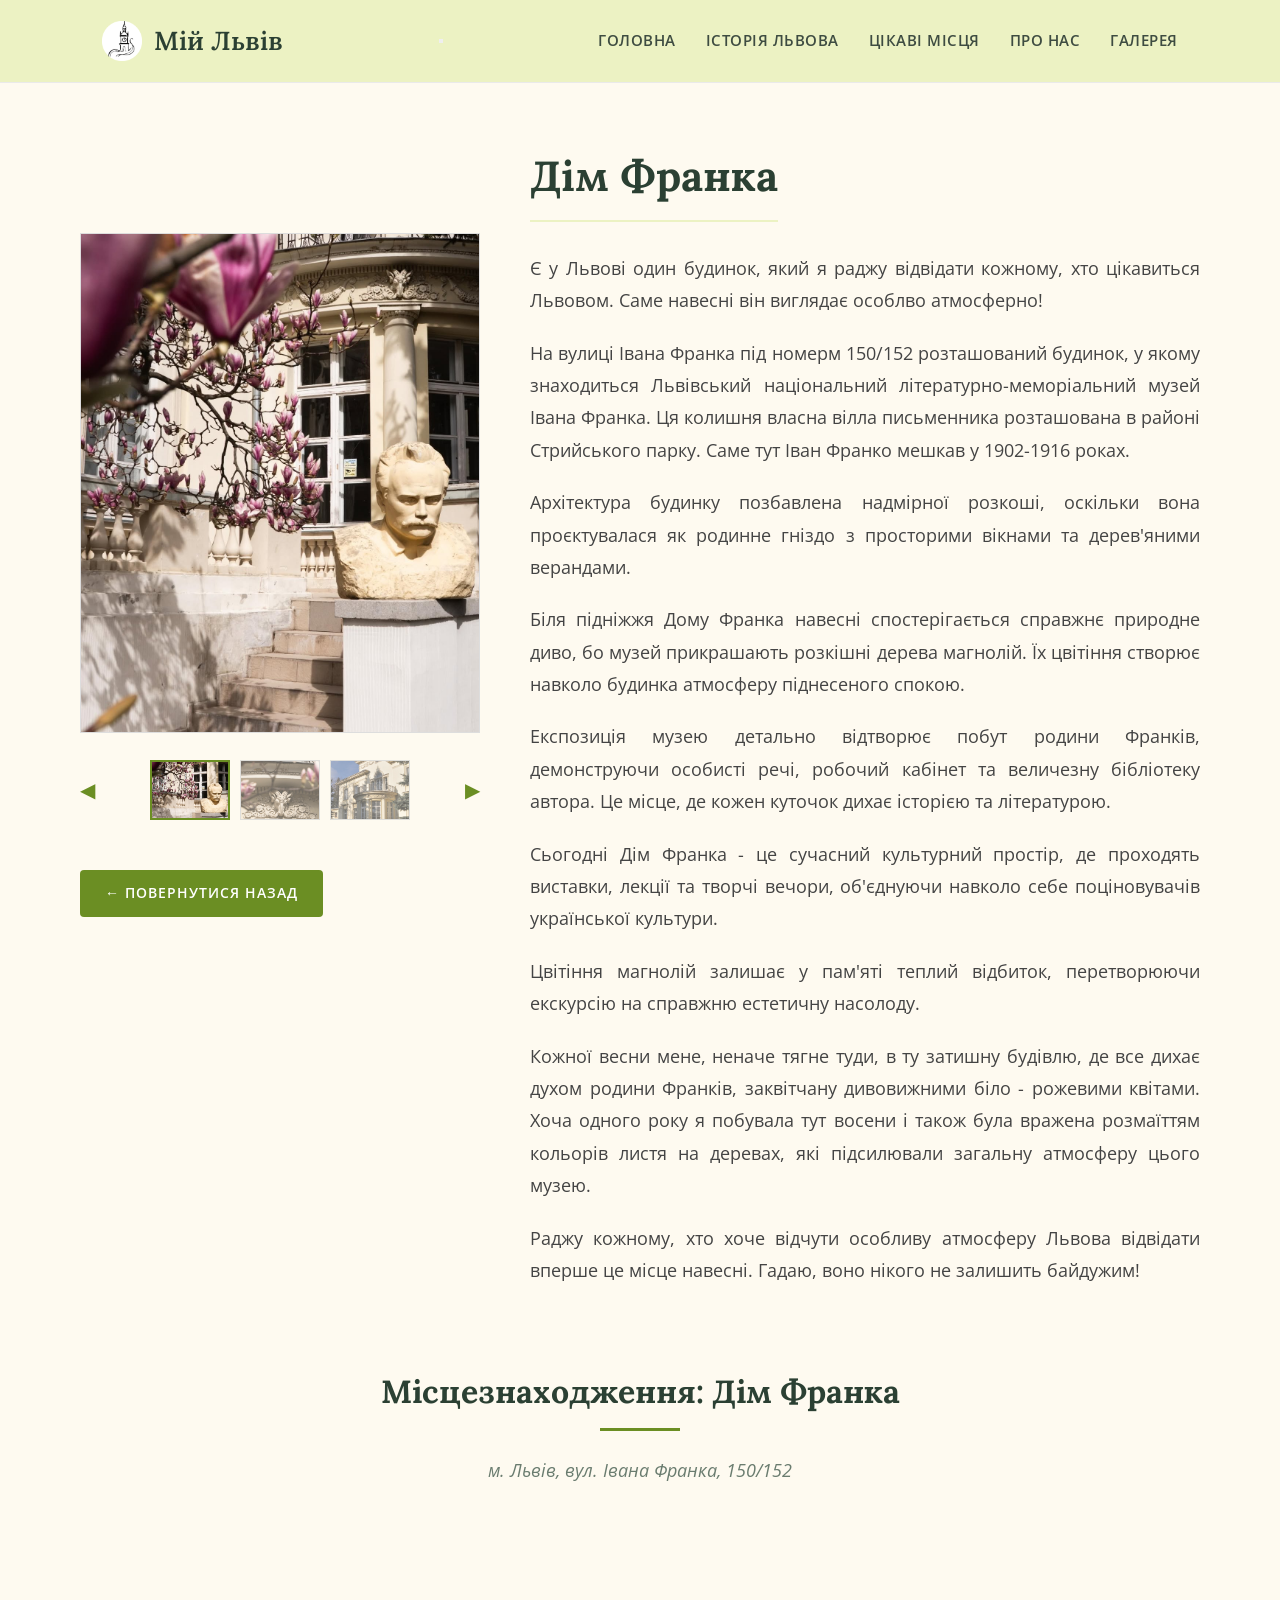
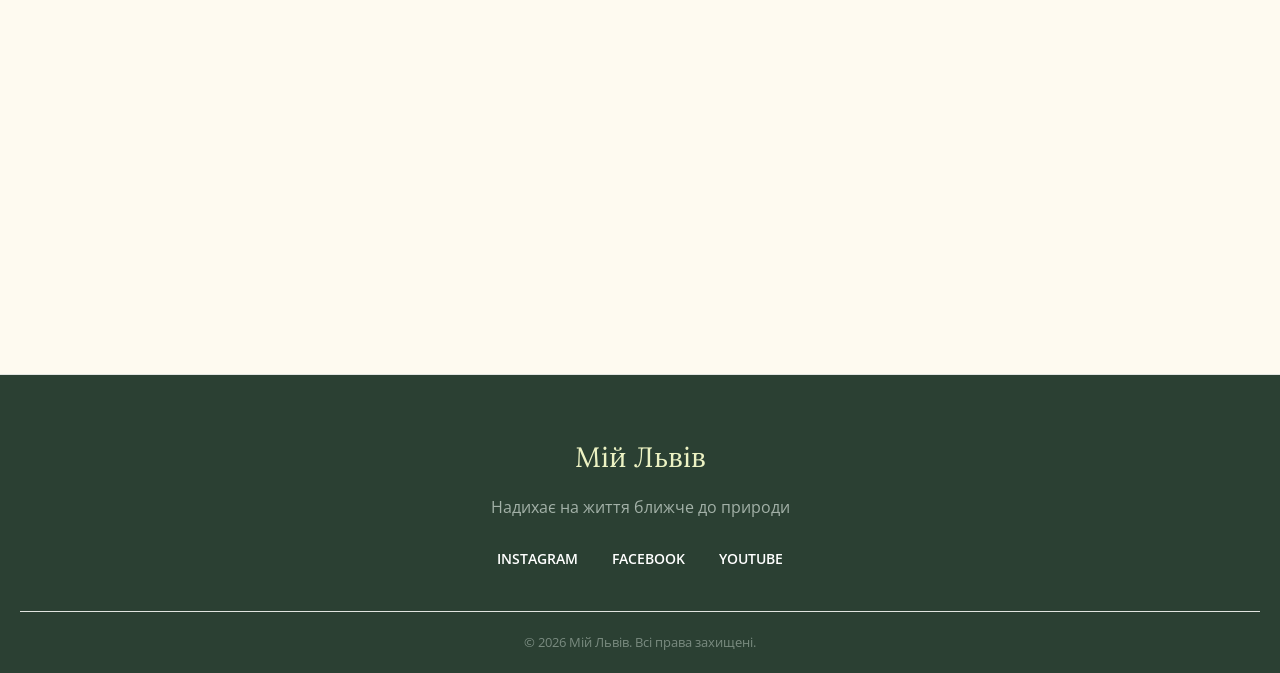
<file: articles/franko.html>
<!DOCTYPE html>
<html lang="uk">
<head>
    <meta charset="UTF-8">
    <meta name="viewport" content="width=device-width, initial-scale=1.0">
    <title>Дім Франка - Мій Львів</title>
    <link rel="stylesheet" href="style.css">
    <link href="https://fonts.googleapis.com/css2?family=Lora:ital,wght@0,400;0,600;1,400&family=Open+Sans:wght@300;400;600&display=swap" rel="stylesheet">
</head>
<body>

    <header>
        <div class="logo">
            <a href="../index.html" class="logo-link">
                <img src="../img/logo.png" alt="Логотип Мій Львів" class="logo-img">
                <span>Мій Львів</span>
            </a>
        </div>
		
		<button class="menu-toggle" aria-label="Відкрити меню">
			<span></span>
			<span></span>
			<span></span>
		</button>
		
		 <nav>
            <ul>
                <li><a href="../index.html">Головна</a></li>
                <li><a href="../history.html">Історія Львова</a></li>
				<li class="../dropdown current-page">
					<a href="../places.html">Цікаві місця</a>
						<ul class="submenu">
							<li><a href="../places.html?category=Парки">Парки</a></li>
							<li><a href="../places.html?category=Заклади">Заклади</a></li>
							<li><a href="../places.html?category=Архітектура">Архітектура</a></li>
						</ul>
				</li>
                <li><a href="../about.html">Про нас</a></li>
                <li class="../dropdown">
					<a href="../gallery.html">Галерея</a>
					<ul class="submenu">
						<li><a href="../gallery.html?category=photo">Фотографії</a></li>
                        <li><a href="../gallery.html?category=video">Відео</a></li>
					</ul>
				</li>
            </ul>
        </nav>
    </header>

    <main class="article-container">
       <div class="article-visuals">
    <div class="main-article-img">
        <img src="../img/places_2.jpg" alt="Дім Франка" id="main-view" class="main-img-click">
    </div>
    
    <div class="article-gallery-wrapper">
        <button class="nav-arrow" id="prev-btn">◀</button>
        <div class="mini-gallery" id="thumb-container">
            <img src="../img/places_2.jpg" alt="фото 1" class="thumb active-thumb">
            <img src="../img/places_3.jpg" alt="фото 2" class="thumb">
            <img src="../img/places_4.jpg" alt="фото 3" class="thumb">
        </div>
        <button class="nav-arrow" id="next-btn">▶</button>
    </div>
	
        <div class="back-container">
			<a href="../places.html" class="btn-back">← Повернутися назад</a>
		</div>
</div>


<div id="article-lightbox" class="lightbox">
    <span class="close-lightbox">&times;</span>
    
    <button class="nav-arrow lightbox-prev" id="modal-prev">◀</button>
    <button class="nav-arrow lightbox-next" id="modal-next">▶</button>

    <div class="lightbox-wrapper">
        <img class="lightbox-content" id="modal-img">
        <div class="lightbox-caption">
            <h3 id="caption-title"></h3>
            <p id="caption-text"></p>
        </div>
    </div>
</div>



			<div class="article-content">
				<h1 class="article-title">Дім Франка</h1>
				<div class="article-text">
                <p>Є у Львові один будинок, який я раджу відвідати кожному, хто цікавиться Львовом. Саме навесні він виглядає особлво атмосферно!</p>
                <p>На вулиці Івана Франка під номерм 150/152 розташований будинок, у якому знаходиться Львівський національний літературно-меморіальний музей Івана Франка. Ця колишня власна вілла письменника розташована в районі Стрийського парку. Саме тут Іван Франко мешкав у 1902-1916 роках.</p>
				<p>Архітектура будинку позбавлена надмірної розкоші, оскільки вона проєктувалася як родинне гніздо з просторими вікнами та дерев'яними верандами.</p>
				<p>Біля підніжжя Дому Франка навесні спостерігається справжнє природне диво, бо музей прикрашають розкішні дерева магнолій. Їх цвітіння створює навколо будинка атмосферу піднесеного спокою.</p>
				<p>Експозиція музею детально відтворює побут родини Франків, демонструючи особисті речі, робочий кабінет та величезну бібліотеку автора. Це місце, де кожен куточок дихає історією та літературою.</p>
                <p>Сьогодні Дім Франка - це сучасний культурний простір, де проходять виставки, лекції та творчі вечори, об'єднуючи навколо себе поціновувачів української культури.</p>
				<p>Цвітіння магнолій залишає у пам'яті теплий відбиток, перетворюючи екскурсію на справжню естетичну насолоду.</p>
				<p>Кожної весни мене, неначе тягне туди, в ту затишну будівлю, де все дихає духом родини Франків, заквітчану дивовижними біло - рожевими квітами. Хоча одного року я побувала тут восени і також була вражена розмаїттям кольорів листя на деревах, які підсилювали  загальну атмосферу цього музею. </p>
				<p>Раджу кожному, хто хоче відчути особливу атмосферу  Львова відвідати вперше це місце навесні. Гадаю, воно нікого не залишить байдужим!</p>
			</div>
			</div>

    </main>



<section class="full-width-map">
        <div class="map-container-inner">
            <h2 class="map-heading">Місцезнаходження: Дім Франка</h2>
            <p class="map-address">м. Львів, вул. Івана Франка, 150/152</p>
        </div>
        <iframe 
            src="https://www.google.com/maps/embed?pb=!1m18!1m12!1m3!1d2573.955431670933!2d24.03212137685816!3d49.82451363223018!2m3!1f0!2f0!3f0!3m2!1i1024!2i768!4f13.1!3m3!1m2!1s0x473add6607e4d58f%3A0x6b447605d3369a4c!2z0JTRltC8INCk0YDQsNC90LrQsA!5e0!3m2!1suk!2sua!4v1715415000000!5m2!1suk!2sua" 
            width="100%" 
            height="450" 
            style="border:0; display: block;" 
            allowfullscreen="" 
            loading="lazy">
        </iframe>
    </section>

     <footer>
        <div class="footer-content">
            <div class="footer-logo">Мій Львів</div>
            <p>Надихає на життя ближче до природи</p>
            <div class="socials">
                <a href="#">Instagram</a>
                <a href="#">Facebook</a>
                <a href="#">YouTube</a>
            </div>
        </div>
        <div class="copyright">
            <p>&copy; 2026 Мій Львів. Всі права захищені.</p>
        </div>
    </footer>

	<script src="script.js"></script>
</body>
</html>
</file>
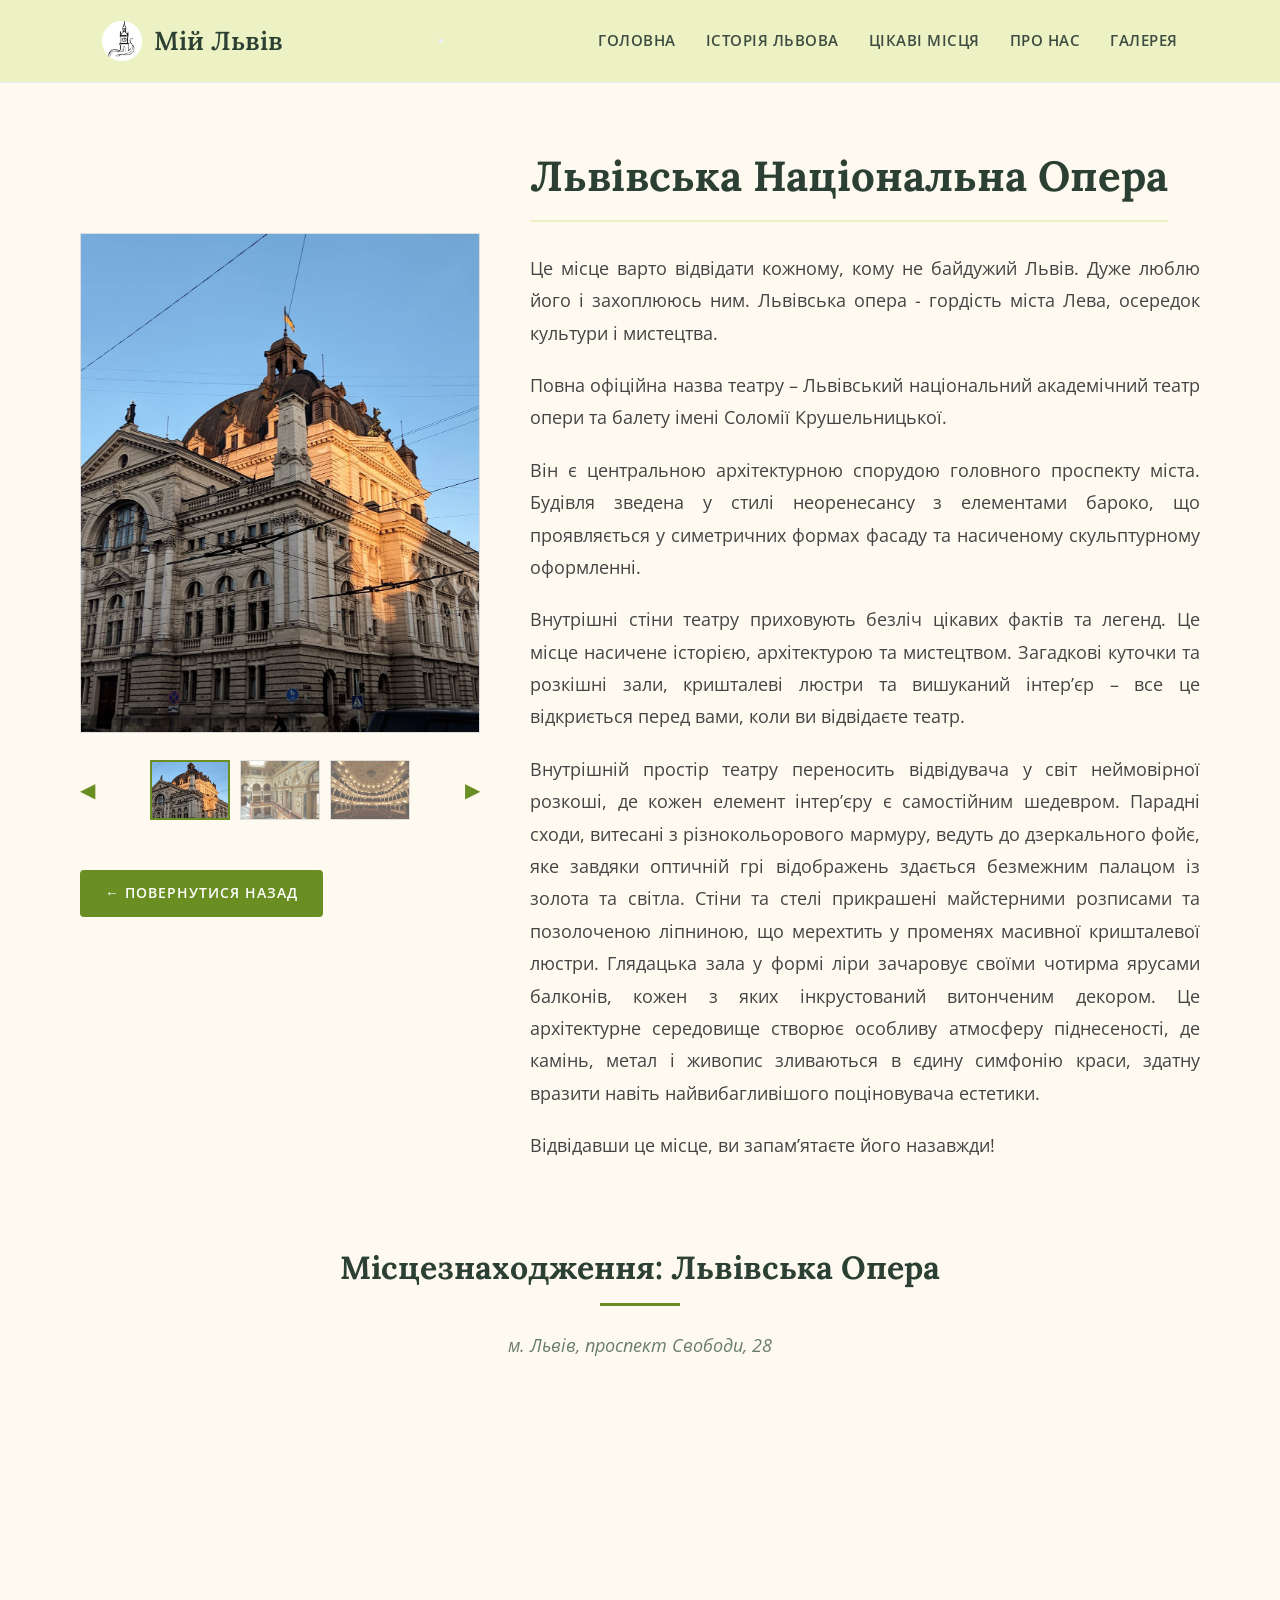
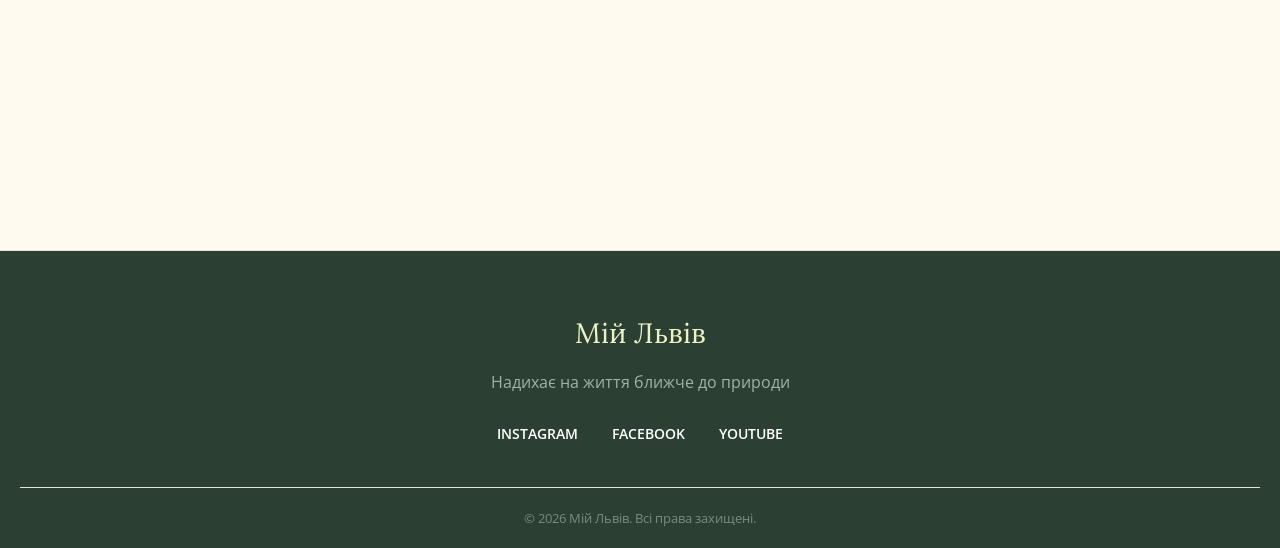
<file: articles/opera.html>
<!DOCTYPE html>
<html lang="uk">
<head>
    <meta charset="UTF-8">
    <meta name="viewport" content="width=device-width, initial-scale=1.0">
    <title>Львівська опера</title>
    <link rel="stylesheet" href="style.css">
    <link href="https://fonts.googleapis.com/css2?family=Lora:ital,wght@0,400;0,600;1,400&family=Open+Sans:wght@300;400;600&display=swap" rel="stylesheet">
</head>
<body>

    <header>
        <div class="logo">
            <a href="../index.html" class="logo-link">
                <img src="../img/logo.png" alt="Логотип Мій Львів" class="logo-img">
                <span>Мій Львів</span>
            </a>
        </div>
		
		<button class="menu-toggle" aria-label="Відкрити меню">
			<span></span>
			<span></span>
			<span></span>
		</button>
		
		 <nav>
            <ul>
                <li><a href="../index.html">Головна</a></li>
                <li><a href="../history.html">Історія Львова</a></li>
				<li class="../dropdown current-page">
					<a href="../places.html">Цікаві місця</a>
						<ul class="submenu">
							<li><a href="../places.html?category=Парки">Парки</a></li>
							<li><a href="../places.html?category=Заклади">Заклади</a></li>
							<li><a href="../places.html?category=Архітектура">Архітектура</a></li>
						</ul>
				</li>
                <li><a href="../about.html">Про нас</a></li>
                <li class="../dropdown">
					<a href="../gallery.html">Галерея</a>
					<ul class="submenu">
						<li><a href="../gallery.html?category=photo">Фотографії</a></li>
                        <li><a href="../gallery.html?category=video">Відео</a></li>
					</ul>
				</li>
            </ul>
        </nav>
    </header>

    <main class="article-container">
       <div class="article-visuals">
    <div class="main-article-img">
        <img src="../img/places_8.jpg" alt="Опера" id="main-view" class="main-img-click">
    </div>
    
    <div class="article-gallery-wrapper">
        <button class="nav-arrow" id="prev-btn">◀</button>
        <div class="mini-gallery" id="thumb-container">
            <img src="../img/places_8.jpg" alt="фото 1" class="thumb active-thumb">
            <img src="../img/places_9.jpg" alt="фото 2" class="thumb">
            <img src="../img/places_10.jpeg" alt="фото 3" class="thumb">
        </div>
        <button class="nav-arrow" id="next-btn">▶</button>
    </div>
	
        <div class="back-container">
			<a href="../places.html" class="btn-back">← Повернутися назад</a>
		</div>
</div>


<div id="article-lightbox" class="lightbox">
    <span class="close-lightbox">&times;</span>
    
    <button class="nav-arrow lightbox-prev" id="modal-prev">◀</button>
    <button class="nav-arrow lightbox-next" id="modal-next">▶</button>

    <div class="lightbox-wrapper">
        <img class="lightbox-content" id="modal-img">
        <div class="lightbox-caption">
            <h3 id="caption-title"></h3>
            <p id="caption-text"></p>
        </div>
    </div>
</div>



			<div class="article-content">
				<h1 class="article-title">Львівська Національна Опера</h1>
				<div class="article-text">
				<p>Це місце варто відвідати кожному, кому не байдужий Львів. Дуже люблю його і захоплююсь ним. Львівська опера - гордість міста Лева, осередок культури і мистецтва.</p>
                <p>Повна офіційна назва театру – Львівський національний академічний театр опери та балету імені Соломії Крушельницької.</p>
                <p>Він є центральною архітектурною спорудою головного проспекту міста. Будівля зведена у стилі неоренесансу з елементами бароко, що проявляється у симетричних формах фасаду та насиченому скульптурному оформленні.</p>
                <p>Внутрішні стіни театру приховують безліч цікавих фактів та легенд. Це місце насичене історією, архітектурою та мистецтвом. Загадкові куточки та розкішні зали, кришталеві люстри та вишуканий інтер’єр – все це відкриється перед вами, коли ви відвідаєте театр.</P>
				<p>Внутрішній простір театру переносить відвідувача у світ неймовірної розкоші, де кожен елемент інтер’єру є самостійним шедевром. Парадні сходи, витесані з різнокольорового мармуру, ведуть до дзеркального фойє, яке завдяки оптичній грі відображень здається безмежним палацом із золота та світла. 
				Стіни та стелі прикрашені майстерними розписами та позолоченою ліпниною, що мерехтить у променях масивної кришталевої люстри. Глядацька зала у формі ліри зачаровує своїми чотирма ярусами балконів, кожен з яких інкрустований витонченим декором. Це архітектурне середовище створює особливу атмосферу піднесеності, де камінь, метал і живопис зливаються в єдину симфонію краси, здатну вразити навіть найвибагливішого поціновувача естетики.</p>
				<p>Відвідавши це місце, ви запам’ятаєте його назавжди!</p>
			</div>
			</div>

    </main>

<section class="full-width-map">
        <div class="map-container-inner">
            <h2 class="map-heading">Місцезнаходження: Львівська Опера</h2>
            <p class="map-address">м. Львів, проспект Свободи, 28</p>
        </div>
        <iframe 
            src="https://www.google.com/maps/embed?pb=!1m18!1m12!1m3!1d2572.846549247385!2d24.02364407685934!3d49.84348123074154!2m3!1f0!2f0!3f0!3m2!1i1024!2i768!4f13.1!3m3!1m2!1s0x473add7196696515%3A0x6e9f28687a414995![base64]!5e0!3m2!1suk!2sua!4v1715417000000!5m2!1suk!2sua" 
            width="100%" 
            height="450" 
            style="border:0; display: block;" 
            allowfullscreen="" 
            loading="lazy"
            referrerpolicy="no-referrer-when-downgrade">
        </iframe>
    </section>

     <footer>
        <div class="footer-content">
            <div class="footer-logo">Мій Львів</div>
            <p>Надихає на життя ближче до природи</p>
            <div class="socials">
                <a href="#">Instagram</a>
                <a href="#">Facebook</a>
                <a href="#">YouTube</a>
            </div>
        </div>
        <div class="copyright">
            <p>&copy; 2026 Мій Львів. Всі права захищені.</p>
        </div>
    </footer>

	<script src="script.js"></script>
</body>
</html>
</file>
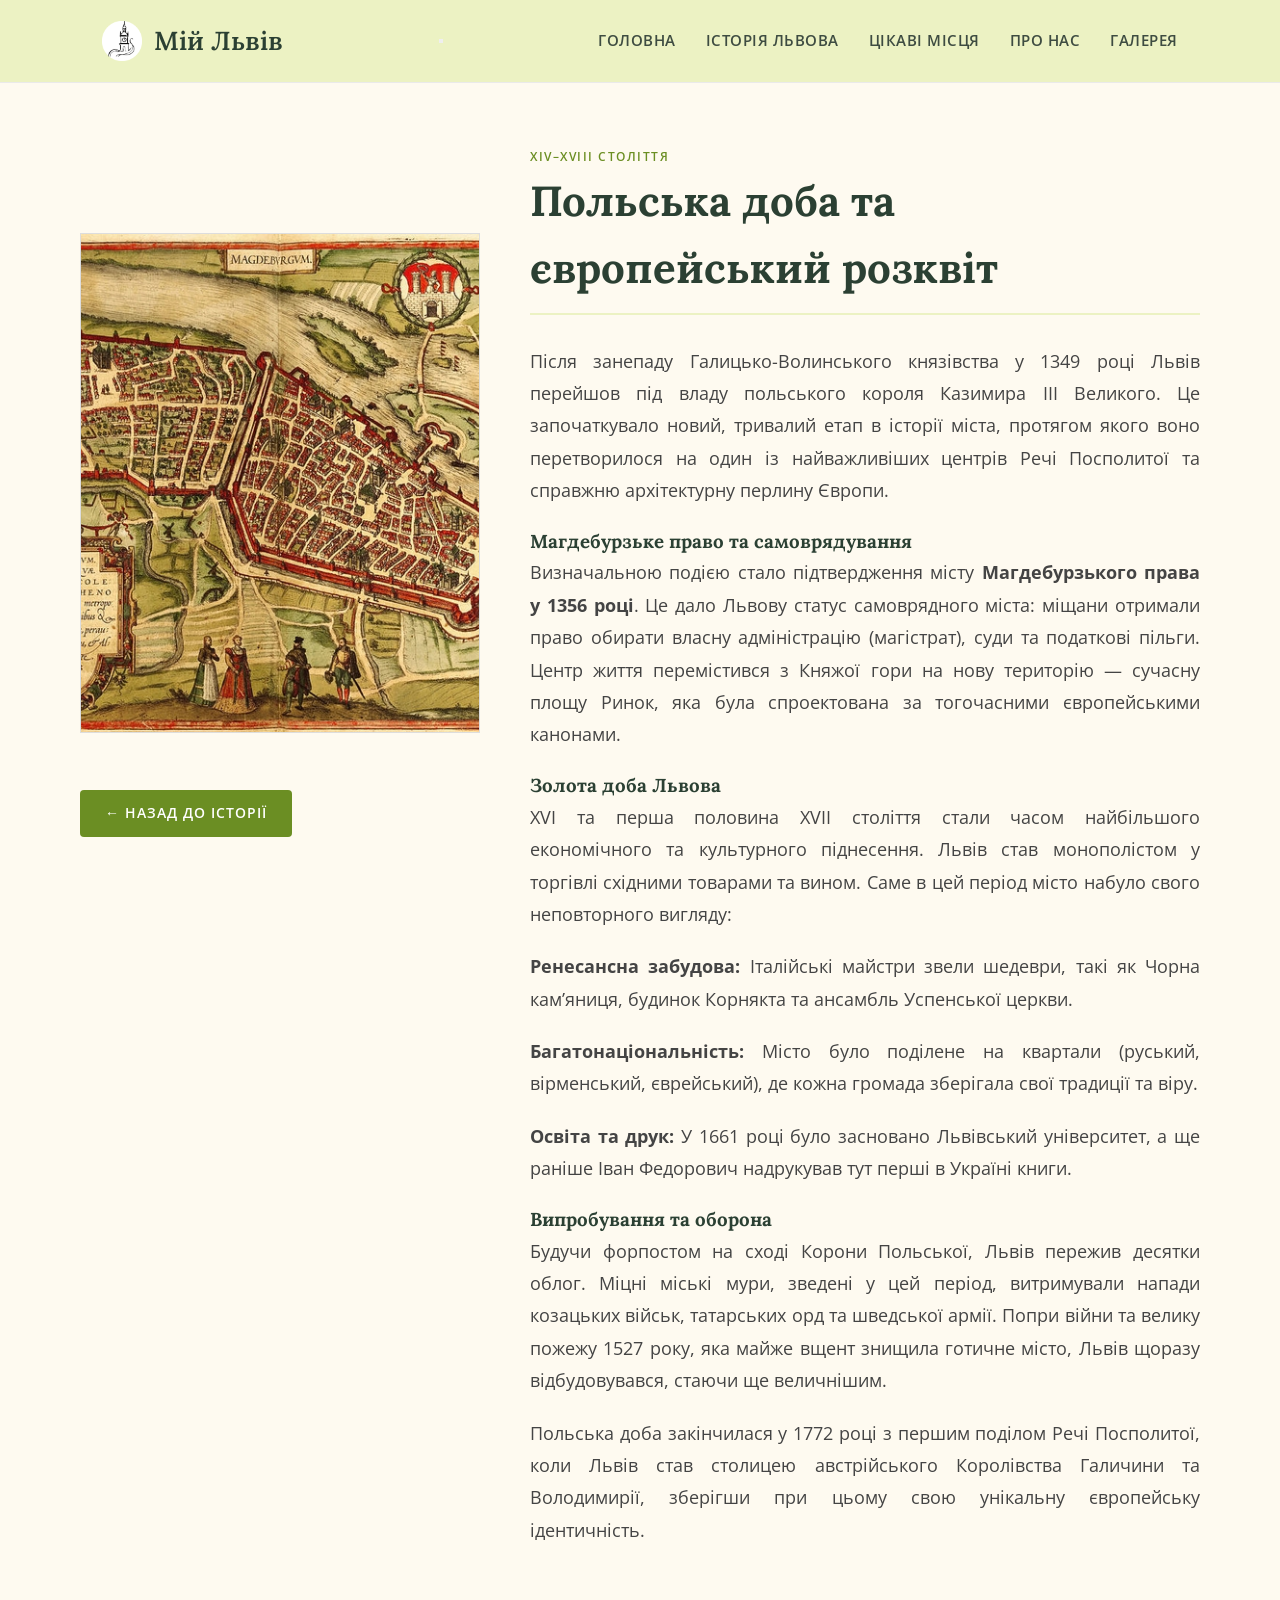
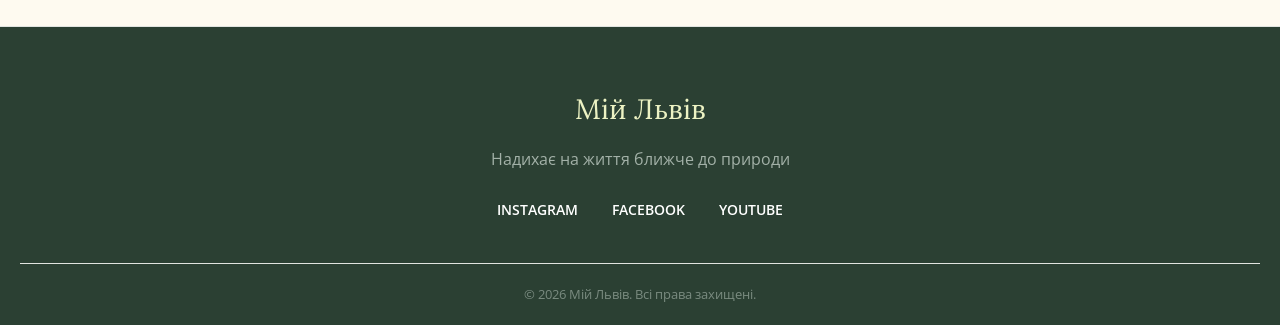
<file: story/polish.html>
<!DOCTYPE html>
<html lang="uk">
<head>
    <meta charset="UTF-8">
    <meta name="viewport" content="width=device-width, initial-scale=1.0">
    <title>Дім Франка - Мій Львів</title>
    <link rel="stylesheet" href="../style.css">
    <link href="https://fonts.googleapis.com/css2?family=Lora:ital,wght@0,400;0,600;1,400&family=Open+Sans:wght@300;400;600&display=swap" rel="stylesheet">
</head>
<body>

    <header>
        <div class="logo">
            <a href="../index.html" class="logo-link">
                <img src="../img/logo.png" alt="Логотип Мій Львів" class="logo-img">
                <span>Мій Львів</span>
            </a>
        </div>
		
		<button class="menu-toggle" aria-label="Відкрити меню">
			<span></span>
			<span></span>
			<span></span>
		</button>
		
		 <nav>
            <ul>
                <li><a href="../index.html">Головна</a></li>
                <li><a href="../history.html">Історія Львова</a></li>
				<li class="../dropdown current-page">
					<a href="../places.html">Цікаві місця</a>
						<ul class="submenu">
							<li><a href="../places.html?category=Парки">Парки</a></li>
							<li><a href="../places.html?category=Заклади">Заклади</a></li>
							<li><a href="../places.html?category=Архітектура">Архітектура</a></li>
						</ul>
				</li>
                <li><a href="../about.html">Про нас</a></li>
                <li class="../dropdown">
					<a href="../gallery.html">Галерея</a>
					<ul class="submenu">
						<li><a href="../gallery.html?category=photo">Фотографії</a></li>
                        <li><a href="../gallery.html?category=video">Відео</a></li>
					</ul>
				</li>
            </ul>
        </nav>
    </header>

   <main class="article-container">
    
    <aside class="article-visuals">
        <div class="main-article-img">
            <img src="../img/history_4.jpeg" alt="Львів у XVI столітті" class="main-img-click" id="main-view">
        </div>
        
        <div class="back-container">
            <a href="../history.html" class="btn-back">← Назад до історії</a>
        </div>
    </aside>

    <article class="article-content">
        <span class="category">XIV–XVIII століття</span>
        <h1 class="article-title">Польська доба та європейський розквіт</h1>
        
        <div class="article-text">
            <p>
                Після занепаду Галицько-Волинського князівства у 1349 році Львів перейшов під владу польського короля Казимира III Великого. Це започаткувало новий, тривалий етап в історії міста, протягом якого воно перетворилося на один із найважливіших центрів Речі Посполитої та справжню архітектурну перлину Європи.
            </p>

            <h3>Магдебурзьке право та самоврядування</h3>
            <p>
                Визначальною подією стало підтвердження місту <b>Магдебурзького права у 1356 році</b>. Це дало Львову статус самоврядного міста: міщани отримали право обирати власну адміністрацію (магістрат), суди та податкові пільги. Центр життя перемістився з Княжої гори на нову територію — сучасну площу Ринок, яка була спроектована за тогочасними європейськими канонами.
            </p>

            <h3>Золота доба Львова</h3>
            <p>
                XVI та перша половина XVII століття стали часом найбільшого економічного та культурного піднесення. Львів став монополістом у торгівлі східними товарами та вином. Саме в цей період місто набуло свого неповторного вигляду:
            </p>
           
           <p><b>Ренесансна забудова:</b> Італійські майстри звели шедеври, такі як Чорна кам’яниця, будинок Корнякта та ансамбль Успенської церкви.</p>
           <p><b>Багатонаціональність:</b> Місто було поділене на квартали (руський, вірменський, єврейський), де кожна громада зберігала свої традиції та віру.</p>
           <p><b>Освіта та друк:</b> У 1661 році було засновано Львівський університет, а ще раніше Іван Федорович надрукував тут перші в Україні книги.</p>

            <h3>Випробування та оборона</h3>
            <p>
                Будучи форпостом на сході Корони Польської, Львів пережив десятки облог. Міцні міські мури, зведені у цей період, витримували напади козацьких військ, татарських орд та шведської армії. Попри війни та велику пожежу 1527 року, яка майже вщент знищила готичне місто, Львів щоразу відбудовувався, стаючи ще величнішим.
            </p>
            
            <p>
                Польська доба закінчилася у 1772 році з першим поділом Речі Посполитої, коли Львів став столицею австрійського Королівства Галичини та Володимирії, зберігши при цьому свою унікальну європейську ідентичність.
            </p>
        </div>
    </article>
</main>

     <footer>
        <div class="footer-content">
            <div class="footer-logo">Мій Львів</div>
            <p>Надихає на життя ближче до природи</p>
            <div class="socials">
                <a href="#">Instagram</a>
                <a href="#">Facebook</a>
                <a href="#">YouTube</a>
            </div>
        </div>
        <div class="copyright">
            <p>&copy; 2026 Мій Львів. Всі права захищені.</p>
        </div>
    </footer>

	<script src="script.js"></script>
	
</body>
</html>
</file>
<file: style.css>
* {
    margin: 0;
    padding: 0;
    box-sizing: border-box;
}

body {
    font-family: 'Open Sans', sans-serif;
    line-height: 1.6;
    background-color: #FEFAF0; 
    color: #3e4c41; 
	overflow-x: hidden; 
    width: 100%;
}

h1, h2, h3, .logo, .footer-logo {
    font-family: 'Lora', serif; 
    color: #2b4033; 
}

a {
    text-decoration: none;
    color: inherit;
    transition: color 0.3s ease;
}


header {
    background-color: #ECF2C3;
    padding: 20px 8%;
    display: flex;
    justify-content: space-between;
    align-items: center;
    border-bottom: 1px solid #eaeaea;
    position: sticky;
    top: 0;
    z-index: 100;
}

.logo-link {
    display: flex;
    align-items: center; 
    gap: 12px;           
    text-decoration: none;
}


.logo-img {
    height: 40px;        
    width: auto;         
    display: block;
}


.logo span {
    font-family: 'Lora', serif;
    font-size: 26px;
    font-weight: 600;
    color: #2b4033;
}

.logo {
    font-size: 26px;
    font-weight: 600;
}

nav ul {
    list-style: none;
    display: flex;
    gap: 30px;
}

nav ul li {
    position: relative;
}

nav a {
    font-size: 15px;
    font-weight: 600;
    text-transform: uppercase;
    letter-spacing: 0.5px;
}

nav a:hover {
    color: #6b8e23; 
}





.dropdown {
    position: relative;
}

.submenu {
    position: absolute;
    top: 100%;
    left: 0;
    background: #FCFFE6;
    list-style: none;
    padding: 10px 0;
    margin: 0;
    min-width: 180px;
    box-shadow: 0 5px 15px rgba(0,0,0,0.1);
    
    opacity: 0;
    visibility: hidden;
    transform: translateY(10px);
    transition: all 0.3s ease;
    display: block; 
}

.submenu li {
    padding: 0;
    margin: 0;
    display: block; 
    width: 100%;
}

.submenu li a {
    display: block;
    padding: 10px 20px;
    color: #333;
    text-decoration: none;
    font-size: 14px;
    transition: background-color 0.2s, color 0.2s;
    text-transform: none; 
}

.submenu li a:hover {
    background-color: #d8e0a8;
    color: #2b4033; 
}

.dropdown:hover .submenu {
    opacity: 1;
    visibility: visible;
    transform: translateY(0);
}



.hero {
   
    background: linear-gradient(rgba(43, 64, 51, 0.6), rgba(43, 64, 51, 0.4)), 
                url('img/l.jpg') center/cover no-repeat;
    height: 60vh;
    display: flex;
    align-items: center;
    justify-content: center;
    text-align: center;
    color: #fff;
    padding: 0 20px;
}

.hero h1 {
    font-size: 54px;
    color: #fff;
    margin-bottom: 15px;
}

.hero p {
    font-size: 20px;
    margin-bottom: 30px;
    max-width: 600px;
    margin-left: auto;
    margin-right: auto;
}

.btn {
    background-color: #6b8e23; 
    color: #fff;
    padding: 12px 30px;
    font-size: 16px;
    font-weight: 600;
    border-radius: 4px;
    text-transform: uppercase;
    letter-spacing: 1px;
}

.btn:hover {
    background-color: #55711c;
}




.container {
    max-width: 1200px;
    margin: 80px auto;
    padding: 0 20px;
}

.section-title {
    text-align: center;
    margin-bottom: 50px;
}

.section-title h2 {
    font-size: 36px;
    margin-bottom: 10px;
}

.section-title p {
    font-size: 18px;
    color: #6a7c6f;
}



.blog-grid {
    display: grid;
    grid-template-columns: repeat(auto-fill, minmax(320px, 1fr));
    gap: 40px;
}

.post-card {
    background: #FFFFFF;
    border-radius: 4px; 
	border: 1px solid #E6DCC8; 
	box-shadow: 0 5px 20px rgba(0,0,0,0.04);
    transition: transform 0.3s ease;
    display: flex;
    flex-direction: column;
}

.post-card:hover {
    transform: translateY(-8px);
	box-shadow: 0 8px 20px rgba(0,0,0,0.1);
}

.img-wrapper {
    overflow: hidden;
}

.post-card img {
    width: 100%;
    height: 325px;
    object-fit: cover;
    transition: transform 0.5s ease;
}

.post-card:hover img {
    transform: scale(1.05); 
}

.post-content {
    padding: 30px;
    display: flex;
    flex-direction: column;
    flex-grow: 1;
}

.category {
    font-size: 12px;
    color: #6b8e23;
    text-transform: uppercase;
    font-weight: 600;
    letter-spacing: 1.5px;
    margin-bottom: 10px;
}

.post-content h3 {
    font-size: 22px;
    margin-bottom: 15px;
    line-height: 1.4;
}

.post-content p {
    font-size: 15px;
    color: #5c6c61;
    margin-bottom: 20px;
    flex-grow: 1;
}

.read-more {
    font-weight: 600;
    font-size: 14px;
    color: #2b4033;
    display: inline-block;
    align-self: flex-start;
}

.read-more:hover {
    color: #6b8e23;
}






.container {
    max-width: 1200px;
    margin: 80px auto;
    padding: 0 20px;
}

.page-title {
    font-size: 36px;
    text-align: center;
    margin-bottom: 60px;
}

.main-content-wrapper {
    display: flex;
    gap: 40px;
}


.sidebar-filter {
    flex: 0 0 220px;
    border-right: 1px solid #eaeaea;
    padding-right: 20px;
}

.sidebar-filter h2 {
    font-size: 20px;
    margin-bottom: 25px;
    padding-bottom: 10px;
    border-bottom: 1px solid #eaeaea;
}

.sidebar-filter ul {
    list-style: none;
}

.sidebar-filter li {
    padding: 12px 0;
}

.sidebar-filter li a {
    font-size: 14px;
    text-transform: uppercase;
    letter-spacing: 0.5px;
    color: #555;
    display: block;
    transition: color 0.2s;
}

.sidebar-filter li:hover a, 
.sidebar-filter li.active a {
    color: #6b8e23;
    font-weight: 600;
}

/* Список місць */
.places-list {
    flex: 1;
    display: flex;
    flex-direction: column;
    gap: 40px;
}


.place-card {
    display: flex;
    background: #fff;
    border-radius: 0;
    box-shadow: 0 5px 15px rgba(0,0,0,0.03);
    transition: transform 0.3s ease;
}

.place-card:hover {
    transform: translateY(-5px);
}


.date-block {
    flex: 0 0 100px;
    display: flex;
    flex-direction: column;
    align-items: center;
    justify-content: center;
    background-color: #fafafa;
    border-right: 1px solid #eaeaea;
    padding: 20px;
}

.date-block .day {
    font-size: 32px;
    font-weight: 700;
    color: #2b4033;
}

.date-block .month {
    font-size: 14px;
    text-transform: uppercase;
    color: #888;
    letter-spacing: 1px;
}


.main-info {
    flex: 1;
    padding: 30px;
    display: flex;
    flex-direction: column;
}

.place-category {
    font-size: 12px;
    color: #6b8e23;
    text-transform: uppercase;
    font-weight: 600;
    letter-spacing: 1.5px;
    margin-bottom: 5px;
}

.place-title {
    font-size: 24px;
    margin-bottom: 20px;
    line-height: 1.3;
}

.place-img-wrapper {
    margin-bottom: 20px;
    overflow: hidden;
}

.place-img-wrapper img {
    width: 100%;
    height: 350px; 
    object-fit: cover;
    transition: transform 0.5s ease;
}

.place-card:hover .place-img-wrapper img {
    transform: scale(1.03);
}

.place-excerpt {
    font-size: 15px;
    color: #5c6c61;
    margin-bottom: 20px;
    flex-grow: 1;
}


.place-meta {
    display: flex;
    justify-content: space-between;
    align-items: center;
    border-top: 1px solid #eaeaea;
    padding-top: 15px;
    font-size: 14px;
}

.place-location {
    color: #777;
}

.place-location .pin-icon {
    margin-right: 5px;
    color: #6b8e23;
}

.btn-details {
    background-color: #6b8e23;
    color: #fff;
    padding: 10px 20px;
    border-radius: 2px;
    text-transform: uppercase;
    letter-spacing: 1px;
    font-weight: 600;
    font-size: 13px;
    transition: background-color 0.3s ease;
}

.btn-details:hover {
    background-color: #55711c;
}















.article-container {
    max-width: 1200px;
    margin: 60px auto;
    padding: 0 40px;
    display: flex;
    gap: 50px; 
    align-items: flex-start;
}


.article-visuals {
    flex: 0 0 400px; 
    display: flex;
    flex-direction: column;
    gap: 20px;
}

.main-article-img img {
    width: 100%;
    height: 500px;
    object-fit: cover;
    border: 1px solid #ddd;
}

.article-gallery-wrapper {
    display: flex;
    align-items: center;
    justify-content: space-between;
    gap: 10px;
}

.mini-gallery {
    display: flex;
    gap: 10px;
}

.mini-gallery img {
    width: 80px;
    height: 60px;
    object-fit: cover;
    cursor: pointer;
    border: 1px solid #ccc;
}

.nav-arrow {
    background: none;
    border: none;
    font-size: 20px;
    color: #6b8e23;
    cursor: pointer;
}

.back-link {
    display: inline-block;
    margin-top: 10px;
    font-size: 14px;
    text-decoration: underline;
    color: #555;
    transition: color 0.3s;
}

.back-link:hover {
    color: #6b8e23;
}


.article-visuals {
    flex: 0 0 400px;
    display: flex;
    flex-direction: column;
    gap: 20px;
    margin-top: 90px; 
}
.article-content {
    flex: 1;
}


.article-title {
    font-size: 42px;
    margin-bottom: 30px;
    border-bottom: 2px solid #ECF2C3;
    display: inline-block; 
    padding-bottom: 10px;
}


.article-text p {
    font-size: 18px;
    line-height: 1.8;
    color: #444;
    margin-bottom: 20px;
    text-align: justify; 
}


@media (max-width: 900px) {
    .article-container {
        flex-direction: column;
        align-items: center;
    }
    .article-visuals {
        flex: 0 0 auto;
        width: 100%;
        max-width: 500px;
    }
}

.thumb {
    transition: 0.3s;
    opacity: 0.6;
}

.thumb.active-thumb {
    opacity: 1;
    border: 2px solid #6b8e23;
}

.main-img-click {
    cursor: zoom-in;
}



.lightbox .nav-arrow {
    position: absolute;
    top: 50%;
    transform: translateY(-50%);
    font-size: 50px;
    color: white;
    background: none;
    border: none;
    cursor: pointer;
    z-index: 2001;
    padding: 20px;
    transition: color 0.3s;
}

.lightbox .nav-arrow:hover {
    color: #ECF2C3;
}

#modal-prev { left: 20px; }
#modal-next { right: 20px; }

@media (max-width: 600px) {
    .lightbox .nav-arrow { font-size: 30px; padding: 10px; }
}


.back-container {
    margin-top: 30px; 
    display: flex;
    justify-content: flex-start;
}


.btn-back {
    display: inline-block;
    background-color: #6b8e23; 
    color: #fff !important; 
    padding: 12px 25px;
    border-radius: 4px;
    font-size: 14px;
    font-weight: 600;
    text-transform: uppercase;
    letter-spacing: 1px;
    transition: background-color 0.3s ease, transform 0.2s ease;
    text-decoration: none;
}

.btn-back:hover {
    background-color: #55711c; 
    transform: translateX(-5px); 
}


@media (max-width: 900px) {
    .back-container {
        justify-content: center;
        margin-bottom: 40px;
    }
}









.gallery-pure-grid {
    flex: 1;
    display: grid;
    grid-template-columns: repeat(auto-fill, minmax(280px, 1fr));
    gap: 15px;
    align-content: start;
}

.gallery-item-clean {
    cursor: pointer;
    overflow: hidden;
    position: relative;
    border-radius: 4px;
    background: #000;
}

.gallery-item-clean .img-container {
    height: 250px;
}

.gallery-item-clean img {
    width: 100%;
    height: 100%;
    object-fit: cover;
    transition: transform 0.5s ease, opacity 0.3s ease;
}

.gallery-item-clean:hover img {
    transform: scale(1.1);
    opacity: 0.8;
}


.video-overlay {
    position: relative;
}

.play-icon {
    position: absolute;
    top: 50%;
    left: 50%;
    transform: translate(-50%, -50%);
    background: rgba(107, 142, 35, 0.8);
    color: white;
    width: 50px;
    height: 50px;
    border-radius: 50%;
    display: flex;
    align-items: center;
    justify-content: center;
    font-size: 20px;
    border: 2px solid #fff;
}


.lightbox {
    display: none;
    position: fixed;
    z-index: 2000;
    top: 0;
    left: 0;
    width: 100%;
    height: 100%;
    background-color: rgba(0, 0, 0, 0.9);
    padding: 40px;
    box-sizing: border-box;
}

.lightbox-content {
    display: flex;
    flex-direction: column;
    align-items: center;
    justify-content: center;
    height: 100%;
    max-width: 1000px;
    margin: 0 auto;
}

#lightbox-img {
    max-width: 100%;
    max-height: 70vh;
    box-shadow: 0 0 20px rgba(0,0,0,0.5);
    border-radius: 4px;
}

.lightbox-caption {
    width: 100%;
    color: #fff;
    text-align: center;
    margin-top: 20px;
    background: rgba(255,255,255,0.1);
    padding: 20px;
    border-radius: 4px;
}

.lightbox-caption h3 {
    font-family: 'Lora', serif;
    color: #ECF2C3;
    margin-bottom: 10px;
}

.lightbox-caption p {
    font-size: 14px;
    color: #ccc;
}

.close-lightbox {
    position: absolute;
    top: 20px;
    right: 40px;
    color: #fff;
    font-size: 40px;
    cursor: pointer;
    transition: 0.3s;
}

.close-lightbox:hover { color: #6b8e23; }







.lightbox-wrapper {
    display: flex;
    flex-direction: column;
    align-items: center;
    justify-content: center;
    height: 100%;
    max-width: 90%;
    margin: 0 auto;
    position: relative;
}


.lightbox-caption {
    width: 100%;
    max-width: 800px; 
    background: rgba(26, 26, 26, 0.9); 
    padding: 20px;
    text-align: center;
    border-radius: 0 0 4px 4px; 
    margin-top: -5px; 
}

.lightbox-caption h3 {
    font-family: 'Lora', serif;
    color: #ECF2C3; 
    font-size: 20px;
    margin-bottom: 8px;
}

.lightbox-caption p {
    color: #ccc;
    font-size: 14px;
    line-height: 1.4;
}


.lightbox-content {
    max-width: 100%;
    max-height: 75vh;
    object-fit: contain;
    border-radius: 4px 4px 0 0;
}







.lightbox-content {
    position: relative;
    margin: 40px auto;
    max-width: 90%;
    display: flex;
    justify-content: center;
    align-items: center;
}


.lightbox-content.video-mode {
    width: 80vw;         
    max-width: 900px;    
    height: 500px;       
    background: #000;    
    border-radius: 8px;
    box-shadow: 0 0 30px rgba(0,0,0,0.5);
}


#lightbox-video {
    width: 100%;
    height: 100%;
    object-fit: contain; 
}


#lightbox-img {
    max-width: 100%;
    max-height: 85vh;
    display: block;
}

.lightbox .nav-arrow {
    position: absolute;
    top: 50%;
    transform: translateY(-50%);
    background: rgba(0, 0, 0, 0.3); 
    color: white;
    border: none;
    font-size: 40px;
    padding: 15px 20px;
    cursor: pointer;
    z-index: 2100;
    transition: background 0.3s, color 0.3s;
    border-radius: 5px;
}

.lightbox .nav-arrow:hover {
    background: rgba(107, 142, 35, 0.8); 
    color: #ECF2C3;
}

#modal-prev { left: 20px; }
#modal-next { right: 20px; }


@media (max-width: 768px) {
    .lightbox .nav-arrow {
        font-size: 24px;
        padding: 10px;
    }
}







footer {
    background-color: #2B4033; 
    border-top: 1px solid #e1e4e0;
    text-align: center;
    padding: 60px 20px 20px;
    margin-top: 60px;
}

.footer-logo {
	color: #ECF2C3;
    font-size: 28px;
    margin-bottom: 15px;
}

.footer-content p {
    color: #A3B1A8;
    margin-bottom: 25px;
}

.socials {
    margin-bottom: 40px;
}

.socials a {
    margin: 0 15px;
    font-weight: 600;
    font-size: 14px;
    text-transform: uppercase;
    color: #FFFFFF;
}

.socials a:hover {
    color: #ECF2C3;
}

.copyright {
    border-top: 1px solid #e1e4e0;
    padding-top: 20px;
    font-size: 13px;
    color: #7A8B80;
}






























@media (max-width: 768px) {
    header {
        padding: 15px 5%;
        position: relative;
        display: flex;
        justify-content: space-between;
        align-items: center;
    }

    /* Кнопка Гамбургера */
    .menu-toggle {
        display: flex;
        flex-direction: column;
        justify-content: space-between;
        width: 30px;
        height: 21px;
        background: transparent;
        border: none;
        cursor: pointer;
        z-index: 110;
    }

    .menu-toggle span {
        width: 100%;
        height: 3px;
        background-color: #2b4033;
        transition: all 0.3s ease;
    }

    /* Анімація перетворення на хрестик при активації */
    .menu-toggle.active span:nth-child(1) {
        transform: translateY(9px) rotate(45deg);
    }
    .menu-toggle.active span:nth-child(2) {
        opacity: 0;
    }
    .menu-toggle.active span:nth-child(3) {
        transform: translateY(-9px) rotate(-45deg);
    }

    /* Мобільне меню */
    nav {
        position: absolute;
        top: 100%;
        left: 0;
        width: 100%;
        background-color: #ECF2C3;
        box-shadow: 0 5px 10px rgba(0,0,0,0.1);
        max-height: 0;
        overflow: hidden;
        transition: max-height 0.3s ease-in-out;
        z-index: 105;
    }
	


    /* Клас, який додаватиметься через JS */
    nav.open {
        max-height: 400px; /* Достатня висота, щоб вмістити всі пункти */
    }

    nav ul {
        flex-direction: column;
        align-items: center;
        padding: 20px 0;
        gap: 20px;
    }

    nav a {
        font-size: 18px;
        display: block;
        width: 100%;
        text-align: center;
    }
	
	
	
nav .submenu {
        position: relative; /* Відміняємо absolute */
        top: 0;
        left: 0;
        box-shadow: none;
        background: rgba(43, 64, 51, 0.05); /* Легке підсвічування фону для візуального розділення */
        width: 100%;
        padding: 0;
        
        /* Ховаємо за замовчуванням на мобільних */
        display: none; 
        opacity: 1;
        visibility: visible;
        transform: none;
        transition: none;
    }

    /* Клас, який ми будемо додавати через JS при кліку */
    nav .submenu.open-submenu {
        display: block;
        margin-top: 10px;
    }

    nav .submenu li a {
        text-align: center;
        padding: 12px 20px;
        font-size: 16px;
    }
    
    /* Збільшуємо max-height відкритого мобільного меню, 
       щоб усередині помістилося ще й підменю */
    nav.open {
        max-height: 600px; 
        overflow-y: auto; /* Якщо пунктів буде забагато, з'явиться внутрішній скролл */
    }
}

    .hero h1 {
        font-size: 34px;
    }
    
    .hero p {
        font-size: 16px;
    }
}


@media (min-width: 769px) {
    .dropdown:hover .submenu {
        opacity: 1;
        visibility: visible;
        transform: translateY(0);
    }
}

@media (max-width: 768px) {
    .container {
        margin: 40px auto; /* Зменшуємо гігантські десктопні відступи */
        padding: 0 15px;   /* Робимо безпечні поля від країв екрану */
        width: 100%;
    }
    
    .places-list {
        width: 100%;
        gap: 25px; /* Трохи щільніше розміщуємо картки */
    }
}


@media (max-width: 768px) {
    /* ... ваші інші стилі ... */

    .place-card {
        flex-direction: column;
        width: 100%;
        max-width: 100%; /* Забороняємо картці розтягуватися понад екран */
        overflow: hidden; /* Щоб закруглені краї чи картинки не вилазили */
    }

    .main-info {
        flex: 1 1 auto; /* Дозволяємо контенту займати природну висоту */
        width: 100%;    /* Займає повну ширину картки */
        padding: 20px;
    }

    .place-img-wrapper {
        width: 100%;
        height: auto;
        margin-bottom: 0;
    }

    .place-img-wrapper img {
        width: 100%;
        height: 240px; /* Чітко фіксуємо висоту картинки на мобільці */
        object-fit: cover;
    }
    
    /* Виправляємо нижню панель з кнопкою та гео-міткою */
    .place-meta {
        flex-direction: column;
        align-items: stretch; /* Розтягуємо кнопку на всю ширину для зручності тапу пальцем */
        gap: 15px;
        width: 100%;
    }
}












@media (max-width: 768px) {
    /* 1. Переводимо головний контейнер сторінки у вертикальний рядок */
    .main-content-wrapper {
        flex-direction: column;
        gap: 30px;
    }

    /* Сайдбар займає всю ширину, прибираємо правий бордер */
    .sidebar-filter {
        flex: 0 0 100%;
        border-right: none;
        border-bottom: 1px solid #eaeaea;
        padding-right: 0;
        padding-bottom: 20px;
    }
    
    /* Робимо елементи фільтра горизонтальними, щоб не займали багато місця по вертикалі */
    .sidebar-filter ul {
        display: flex;
        flex-wrap: wrap;
        gap: 15px;
        justify-content: center;
    }

    /* 2. Виправлення карток місць (.place-card) */
    .place-card {
        flex-direction: column; /* Ставимо дату, картинку і текст один під одним */
        width: 100%;
    }

    /* Блок з датою тепер на всю ширину зверху */
    .date-block {
        flex: 0 0 auto;
        width: 100%;
        flex-direction: row;
        gap: 10px;
        padding: 10px;
        border-right: none;
        border-bottom: 1px solid #eaeaea;
    }
    
    .date-block .day {
        font-size: 24px;
    }

    /* Обгортка картинки та сама картинка */
    .place-img-wrapper {
        width: 100%;
        margin-bottom: 10px;
    }

    .place-img-wrapper img {
        height: 220px; /* Зменшуємо висоту для мобільних */
    }

    /* Падінги для текстового контенту картки */
    .main-info {
        padding: 20px;
    }

    .place-title {
        font-size: 20px;
        margin-bottom: 10px;
    }

    /* Мета-дані (локація та кнопка) */
    .place-meta {
        flex-direction: column;
        gap: 15px;
        align-items: flex-start;
    }

    .btn-details {
        width: 100%;
        text-align: center;
    }
}
</file>
<file: articles/style.css>
* {
    margin: 0;
    padding: 0;
    box-sizing: border-box;
}

body {
    font-family: 'Open Sans', sans-serif;
    line-height: 1.6;
    background-color: #FEFAF0; 
    color: #3e4c41; 
}

h1, h2, h3, .logo, .footer-logo {
    font-family: 'Lora', serif; 
    color: #2b4033; 
}

a {
    text-decoration: none;
    color: inherit;
    transition: color 0.3s ease;
}


header {
    background-color: #ECF2C3;
    padding: 20px 8%;
    display: flex;
    justify-content: space-between;
    align-items: center;
    border-bottom: 1px solid #eaeaea;
    position: sticky;
    top: 0;
    z-index: 100;
}

.logo-link {
    display: flex;
    align-items: center; 
    gap: 12px;           
    text-decoration: none;
}


.logo-img {
    height: 40px;        
    width: auto;         
    display: block;
}


.logo span {
    font-family: 'Lora', serif;
    font-size: 26px;
    font-weight: 600;
    color: #2b4033;
}

.logo {
    font-size: 26px;
    font-weight: 600;
}

nav ul {
    list-style: none;
    display: flex;
    gap: 30px;
}

nav ul li {
    position: relative;
}

nav a {
    font-size: 15px;
    font-weight: 600;
    text-transform: uppercase;
    letter-spacing: 0.5px;
}

nav a:hover {
    color: #6b8e23; 
}





.dropdown {
    position: relative;
}

.submenu {
    position: absolute;
    top: 100%;
    left: 0;
    background: #FCFFE6;
    list-style: none;
    padding: 10px 0;
    margin: 0;
    min-width: 180px;
    box-shadow: 0 5px 15px rgba(0,0,0,0.1);
    
    opacity: 0;
    visibility: hidden;
    transform: translateY(10px);
    transition: all 0.3s ease;
    display: block; 
}

.submenu li {
    padding: 0;
    margin: 0;
    display: block; 
    width: 100%;
}

.submenu li a {
    display: block;
    padding: 10px 20px;
    color: #333;
    text-decoration: none;
    font-size: 14px;
    transition: background-color 0.2s, color 0.2s;
    text-transform: none; 
}

.submenu li a:hover {
    background-color: #d8e0a8;
    color: #2b4033; 
}

.dropdown:hover .submenu {
    opacity: 1;
    visibility: visible;
    transform: translateY(0);
}



.hero {
   
    background: linear-gradient(rgba(43, 64, 51, 0.6), rgba(43, 64, 51, 0.4)), 
                url('img/l.jpg') center/cover no-repeat;
    height: 60vh;
    display: flex;
    align-items: center;
    justify-content: center;
    text-align: center;
    color: #fff;
    padding: 0 20px;
}

.hero h1 {
    font-size: 54px;
    color: #fff;
    margin-bottom: 15px;
}

.hero p {
    font-size: 20px;
    margin-bottom: 30px;
    max-width: 600px;
    margin-left: auto;
    margin-right: auto;
}

.btn {
    background-color: #6b8e23; 
    color: #fff;
    padding: 12px 30px;
    font-size: 16px;
    font-weight: 600;
    border-radius: 4px;
    text-transform: uppercase;
    letter-spacing: 1px;
}

.btn:hover {
    background-color: #55711c;
}




.container {
    max-width: 1200px;
    margin: 80px auto;
    padding: 0 20px;
}

.section-title {
    text-align: center;
    margin-bottom: 50px;
}

.section-title h2 {
    font-size: 36px;
    margin-bottom: 10px;
}

.section-title p {
    font-size: 18px;
    color: #6a7c6f;
}



.blog-grid {
    display: grid;
    grid-template-columns: repeat(auto-fill, minmax(320px, 1fr));
    gap: 40px;
}

.post-card {
    background: #FFFFFF;
    border-radius: 4px; 
	border: 1px solid #E6DCC8; 
	box-shadow: 0 5px 20px rgba(0,0,0,0.04);
    transition: transform 0.3s ease;
    display: flex;
    flex-direction: column;
}

.post-card:hover {
    transform: translateY(-8px);
	box-shadow: 0 8px 20px rgba(0,0,0,0.1);
}

.img-wrapper {
    overflow: hidden;
}

.post-card img {
    width: 100%;
    height: 325px;
    object-fit: cover;
    transition: transform 0.5s ease;
}

.post-card:hover img {
    transform: scale(1.05); 
}

.post-content {
    padding: 30px;
    display: flex;
    flex-direction: column;
    flex-grow: 1;
}

.category {
    font-size: 12px;
    color: #6b8e23;
    text-transform: uppercase;
    font-weight: 600;
    letter-spacing: 1.5px;
    margin-bottom: 10px;
}

.post-content h3 {
    font-size: 22px;
    margin-bottom: 15px;
    line-height: 1.4;
}

.post-content p {
    font-size: 15px;
    color: #5c6c61;
    margin-bottom: 20px;
    flex-grow: 1;
}

.read-more {
    font-weight: 600;
    font-size: 14px;
    color: #2b4033;
    display: inline-block;
    align-self: flex-start;
}

.read-more:hover {
    color: #6b8e23;
}






.container {
    max-width: 1200px;
    margin: 80px auto;
    padding: 0 20px;
}

.page-title {
    font-size: 36px;
    text-align: center;
    margin-bottom: 60px;
}

.main-content-wrapper {
    display: flex;
    gap: 40px;
}


.sidebar-filter {
    flex: 0 0 220px;
    border-right: 1px solid #eaeaea;
    padding-right: 20px;
}

.sidebar-filter h2 {
    font-size: 20px;
    margin-bottom: 25px;
    padding-bottom: 10px;
    border-bottom: 1px solid #eaeaea;
}

.sidebar-filter ul {
    list-style: none;
}

.sidebar-filter li {
    padding: 12px 0;
}

.sidebar-filter li a {
    font-size: 14px;
    text-transform: uppercase;
    letter-spacing: 0.5px;
    color: #555;
    display: block;
    transition: color 0.2s;
}

.sidebar-filter li:hover a, 
.sidebar-filter li.active a {
    color: #6b8e23;
    font-weight: 600;
}

/* Список місць */
.places-list {
    flex: 1;
    display: flex;
    flex-direction: column;
    gap: 40px;
}


.place-card {
    display: flex;
    background: #fff;
    border-radius: 0;
    box-shadow: 0 5px 15px rgba(0,0,0,0.03);
    transition: transform 0.3s ease;
}

.place-card:hover {
    transform: translateY(-5px);
}


.date-block {
    flex: 0 0 100px;
    display: flex;
    flex-direction: column;
    align-items: center;
    justify-content: center;
    background-color: #fafafa;
    border-right: 1px solid #eaeaea;
    padding: 20px;
}

.date-block .day {
    font-size: 32px;
    font-weight: 700;
    color: #2b4033;
}

.date-block .month {
    font-size: 14px;
    text-transform: uppercase;
    color: #888;
    letter-spacing: 1px;
}


.main-info {
    flex: 1;
    padding: 30px;
    display: flex;
    flex-direction: column;
}

.place-category {
    font-size: 12px;
    color: #6b8e23;
    text-transform: uppercase;
    font-weight: 600;
    letter-spacing: 1.5px;
    margin-bottom: 5px;
}

.place-title {
    font-size: 24px;
    margin-bottom: 20px;
    line-height: 1.3;
}

.place-img-wrapper {
    margin-bottom: 20px;
    overflow: hidden;
}

.place-img-wrapper img {
    width: 100%;
    height: 350px; 
    object-fit: cover;
    transition: transform 0.5s ease;
}

.place-card:hover .place-img-wrapper img {
    transform: scale(1.03);
}

.place-excerpt {
    font-size: 15px;
    color: #5c6c61;
    margin-bottom: 20px;
    flex-grow: 1;
}


.place-meta {
    display: flex;
    justify-content: space-between;
    align-items: center;
    border-top: 1px solid #eaeaea;
    padding-top: 15px;
    font-size: 14px;
}

.place-location {
    color: #777;
}

.place-location .pin-icon {
    margin-right: 5px;
    color: #6b8e23;
}

.btn-details {
    background-color: #6b8e23;
    color: #fff;
    padding: 10px 20px;
    border-radius: 2px;
    text-transform: uppercase;
    letter-spacing: 1px;
    font-weight: 600;
    font-size: 13px;
    transition: background-color 0.3s ease;
}

.btn-details:hover {
    background-color: #55711c;
}















.article-container {
    max-width: 1200px;
    margin: 60px auto;
    padding: 0 40px;
    display: flex;
    gap: 50px; 
    align-items: flex-start;
}


.article-visuals {
    flex: 0 0 400px; 
    display: flex;
    flex-direction: column;
    gap: 20px;
}

.main-article-img img {
    width: 100%;
    height: 500px;
    object-fit: cover;
    border: 1px solid #ddd;
}

.article-gallery-wrapper {
    display: flex;
    align-items: center;
    justify-content: space-between;
    gap: 10px;
}

.mini-gallery {
    display: flex;
    gap: 10px;
}

.mini-gallery img {
    width: 80px;
    height: 60px;
    object-fit: cover;
    cursor: pointer;
    border: 1px solid #ccc;
}

.nav-arrow {
    background: none;
    border: none;
    font-size: 20px;
    color: #6b8e23;
    cursor: pointer;
}

.back-link {
    display: inline-block;
    margin-top: 10px;
    font-size: 14px;
    text-decoration: underline;
    color: #555;
    transition: color 0.3s;
}

.back-link:hover {
    color: #6b8e23;
}


.article-visuals {
    flex: 0 0 400px;
    display: flex;
    flex-direction: column;
    gap: 20px;
    margin-top: 90px; 
}
.article-content {
    flex: 1;
}


.article-title {
    font-size: 42px;
    margin-bottom: 30px;
    border-bottom: 2px solid #ECF2C3;
    display: inline-block; 
    padding-bottom: 10px;
}


.article-text p {
    font-size: 18px;
    line-height: 1.8;
    color: #444;
    margin-bottom: 20px;
    text-align: justify; 
}


@media (max-width: 900px) {
    .article-container {
        flex-direction: column;
        align-items: center;
    }
    .article-visuals {
        flex: 0 0 auto;
        width: 100%;
        max-width: 500px;
    }
}

.thumb {
    transition: 0.3s;
    opacity: 0.6;
}

.thumb.active-thumb {
    opacity: 1;
    border: 2px solid #6b8e23;
}

.main-img-click {
    cursor: zoom-in;
}



.lightbox .nav-arrow {
    position: absolute;
    top: 50%;
    transform: translateY(-50%);
    font-size: 50px;
    color: white;
    background: none;
    border: none;
    cursor: pointer;
    z-index: 2001;
    padding: 20px;
    transition: color 0.3s;
}

.lightbox .nav-arrow:hover {
    color: #ECF2C3;
}

#modal-prev { left: 20px; }
#modal-next { right: 20px; }

@media (max-width: 600px) {
    .lightbox .nav-arrow { font-size: 30px; padding: 10px; }
}


.back-container {
    margin-top: 30px; 
    display: flex;
    justify-content: flex-start;
}


.btn-back {
    display: inline-block;
    background-color: #6b8e23; 
    color: #fff !important; 
    padding: 12px 25px;
    border-radius: 4px;
    font-size: 14px;
    font-weight: 600;
    text-transform: uppercase;
    letter-spacing: 1px;
    transition: background-color 0.3s ease, transform 0.2s ease;
    text-decoration: none;
}

.btn-back:hover {
    background-color: #55711c; 
    transform: translateX(-5px); 
}


@media (max-width: 900px) {
    .back-container {
        justify-content: center;
        margin-bottom: 40px;
    }
}









.gallery-pure-grid {
    flex: 1;
    display: grid;
    grid-template-columns: repeat(auto-fill, minmax(280px, 1fr));
    gap: 15px;
    align-content: start;
}

.gallery-item-clean {
    cursor: pointer;
    overflow: hidden;
    position: relative;
    border-radius: 4px;
    background: #000;
}

.gallery-item-clean .img-container {
    height: 250px;
}

.gallery-item-clean img {
    width: 100%;
    height: 100%;
    object-fit: cover;
    transition: transform 0.5s ease, opacity 0.3s ease;
}

.gallery-item-clean:hover img {
    transform: scale(1.1);
    opacity: 0.8;
}


.video-overlay {
    position: relative;
}

.play-icon {
    position: absolute;
    top: 50%;
    left: 50%;
    transform: translate(-50%, -50%);
    background: rgba(107, 142, 35, 0.8);
    color: white;
    width: 50px;
    height: 50px;
    border-radius: 50%;
    display: flex;
    align-items: center;
    justify-content: center;
    font-size: 20px;
    border: 2px solid #fff;
}


.lightbox {
    display: none;
    position: fixed;
    z-index: 2000;
    top: 0;
    left: 0;
    width: 100%;
    height: 100%;
    background-color: rgba(0, 0, 0, 0.9);
    padding: 40px;
    box-sizing: border-box;
}

.lightbox-content {
    display: flex;
    flex-direction: column;
    align-items: center;
    justify-content: center;
    height: 100%;
    max-width: 1000px;
    margin: 0 auto;
}

#lightbox-img {
    max-width: 100%;
    max-height: 70vh;
    box-shadow: 0 0 20px rgba(0,0,0,0.5);
    border-radius: 4px;
}

.lightbox-caption {
    width: 100%;
    color: #fff;
    text-align: center;
    margin-top: 20px;
    background: rgba(255,255,255,0.1);
    padding: 20px;
    border-radius: 4px;
}

.lightbox-caption h3 {
    font-family: 'Lora', serif;
    color: #ECF2C3;
    margin-bottom: 10px;
}

.lightbox-caption p {
    font-size: 14px;
    color: #ccc;
}

.close-lightbox {
    position: absolute;
    top: 20px;
    right: 40px;
    color: #fff;
    font-size: 40px;
    cursor: pointer;
    transition: 0.3s;
}

.close-lightbox:hover { color: #6b8e23; }







.lightbox-wrapper {
    display: flex;
    flex-direction: column;
    align-items: center;
    justify-content: center;
    height: 100%;
    max-width: 90%;
    margin: 0 auto;
    position: relative;
}


.lightbox-caption {
    width: 100%;
    max-width: 800px; 
    background: rgba(26, 26, 26, 0.9); 
    padding: 20px;
    text-align: center;
    border-radius: 0 0 4px 4px; 
    margin-top: -5px; 
}

.lightbox-caption h3 {
    font-family: 'Lora', serif;
    color: #ECF2C3; 
    font-size: 20px;
    margin-bottom: 8px;
}

.lightbox-caption p {
    color: #ccc;
    font-size: 14px;
    line-height: 1.4;
}


.lightbox-content {
    max-width: 100%;
    max-height: 75vh;
    object-fit: contain;
    border-radius: 4px 4px 0 0;
}







.lightbox-content {
    position: relative;
    margin: 40px auto;
    max-width: 90%;
    display: flex;
    justify-content: center;
    align-items: center;
}


.lightbox-content.video-mode {
    width: 80vw;         
    max-width: 900px;    
    height: 500px;       
    background: #000;    
    border-radius: 8px;
    box-shadow: 0 0 30px rgba(0,0,0,0.5);
}


#lightbox-video {
    width: 100%;
    height: 100%;
    object-fit: contain; 
}


#lightbox-img {
    max-width: 100%;
    max-height: 85vh;
    display: block;
}

.lightbox .nav-arrow {
    position: absolute;
    top: 50%;
    transform: translateY(-50%);
    background: rgba(0, 0, 0, 0.3); 
    color: white;
    border: none;
    font-size: 40px;
    padding: 15px 20px;
    cursor: pointer;
    z-index: 2100;
    transition: background 0.3s, color 0.3s;
    border-radius: 5px;
}

.lightbox .nav-arrow:hover {
    background: rgba(107, 142, 35, 0.8); 
    color: #ECF2C3;
}

#modal-prev { left: 20px; }
#modal-next { right: 20px; }


@media (max-width: 768px) {
    .lightbox .nav-arrow {
        font-size: 24px;
        padding: 10px;
    }
}




/* Секція карти на всю ширину */
.full-width-map {
    width: 100%;
    background-color: #FEFAF0;
    margin-top: 60px; /* Трохи збільшив відступ від статті */
}

/* Контейнер для тексту - центрування */
.map-container-inner {
    max-width: 1200px;
    margin: 0 auto 40px; /* Центрування самого контейнера */
    padding: 0 20px;
    text-align: center; /* Центрування тексту всередині */
}

.map-heading {
    font-size: 32px;
    margin-bottom: 15px;
    display: inline-block; /* Щоб лінія була під ширину тексту */
}

/* Декоративна лінія, тепер теж по центру */
.map-heading::after {
    content: '';
    display: block;
    width: 80px;      /* Довжина лінії */
    height: 3px;
    background-color: #6b8e23;
    margin: 10px auto 0; /* auto зліва і справа центрує лінію */
}

.map-address {
    color: #6a7c6f;
    font-size: 18px;
    font-style: italic;
    margin-top: 10px;
}

/* Стилі для самої карти */
.full-width-map iframe {
    vertical-align: bottom; /* Прибирає мікро-зазор знизу */
    filter: grayscale(0.1); /* Легкий стильний фільтр */
}

footer {
    margin-top: 0 !important;
}

/* Адаптація для мобільних */
@media (max-width: 768px) {
    .map-container-inner {
        padding: 0 20px;
        text-align: center;
    }
    .full-width-map iframe {
        height: 300px;
    }
}







footer {
    background-color: #2B4033; 
    border-top: 1px solid #e1e4e0;
    text-align: center;
    padding: 60px 20px 20px;
    margin-top: 60px;
}

.footer-logo {
	color: #ECF2C3;
    font-size: 28px;
    margin-bottom: 15px;
}

.footer-content p {
    color: #A3B1A8;
    margin-bottom: 25px;
}

.socials {
    margin-bottom: 40px;
}

.socials a {
    margin: 0 15px;
    font-weight: 600;
    font-size: 14px;
    text-transform: uppercase;
    color: #FFFFFF;
}

.socials a:hover {
    color: #ECF2C3;
}

.copyright {
    border-top: 1px solid #e1e4e0;
    padding-top: 20px;
    font-size: 13px;
    color: #7A8B80;
}


@media (max-width: 768px) {
    header {
        padding: 15px 5%;
        position: relative;
        display: flex;
        justify-content: space-between;
        align-items: center;
    }

    /* Кнопка Гамбургера */
    .menu-toggle {
        display: flex;
        flex-direction: column;
        justify-content: space-between;
        width: 30px;
        height: 21px;
        background: transparent;
        border: none;
        cursor: pointer;
        z-index: 110;
    }

    .menu-toggle span {
        width: 100%;
        height: 3px;
        background-color: #2b4033;
        transition: all 0.3s ease;
    }

    /* Анімація перетворення на хрестик при активації */
    .menu-toggle.active span:nth-child(1) {
        transform: translateY(9px) rotate(45deg);
    }
    .menu-toggle.active span:nth-child(2) {
        opacity: 0;
    }
    .menu-toggle.active span:nth-child(3) {
        transform: translateY(-9px) rotate(-45deg);
    }

    /* Мобільне меню */
    nav {
        position: absolute;
        top: 100%;
        left: 0;
        width: 100%;
        background-color: #ECF2C3;
        box-shadow: 0 5px 10px rgba(0,0,0,0.1);
        max-height: 0;
        overflow: hidden;
        transition: max-height 0.3s ease-in-out;
        z-index: 105;
    }
	


    /* Клас, який додаватиметься через JS */
    nav.open {
        max-height: 400px; /* Достатня висота, щоб вмістити всі пункти */
    }

    nav ul {
        flex-direction: column;
        align-items: center;
        padding: 20px 0;
        gap: 20px;
    }

    nav a {
        font-size: 18px;
        display: block;
        width: 100%;
        text-align: center;
    }
	
	
	
nav .submenu {
        position: relative; /* Відміняємо absolute */
        top: 0;
        left: 0;
        box-shadow: none;
        background: rgba(43, 64, 51, 0.05); /* Легке підсвічування фону для візуального розділення */
        width: 100%;
        padding: 0;
        
        /* Ховаємо за замовчуванням на мобільних */
        display: none; 
        opacity: 1;
        visibility: visible;
        transform: none;
        transition: none;
    }

    /* Клас, який ми будемо додавати через JS при кліку */
    nav .submenu.open-submenu {
        display: block;
        margin-top: 10px;
    }

    nav .submenu li a {
        text-align: center;
        padding: 12px 20px;
        font-size: 16px;
    }
    
    /* Збільшуємо max-height відкритого мобільного меню, 
       щоб усередині помістилося ще й підменю */
    nav.open {
        max-height: 600px; 
        overflow-y: auto; /* Якщо пунктів буде забагато, з'явиться внутрішній скролл */
    }
}

    .hero h1 {
        font-size: 34px;
    }
    
    .hero p {
        font-size: 16px;
    }
}


@media (min-width: 769px) {
    .dropdown:hover .submenu {
        opacity: 1;
        visibility: visible;
        transform: translateY(0);
    }
}

@media (max-width: 768px) {
    .container {
        margin: 40px auto; /* Зменшуємо гігантські десктопні відступи */
        padding: 0 15px;   /* Робимо безпечні поля від країв екрану */
        width: 100%;
    }
    
    .places-list {
        width: 100%;
        gap: 25px; /* Трохи щільніше розміщуємо картки */
    }
}


@media (max-width: 768px) {
    /* ... ваші інші стилі ... */

    .place-card {
        flex-direction: column;
        width: 100%;
        max-width: 100%; /* Забороняємо картці розтягуватися понад екран */
        overflow: hidden; /* Щоб закруглені краї чи картинки не вилазили */
    }

    .main-info {
        flex: 1 1 auto; /* Дозволяємо контенту займати природну висоту */
        width: 100%;    /* Займає повну ширину картки */
        padding: 20px;
    }

    .place-img-wrapper {
        width: 100%;
        height: auto;
        margin-bottom: 0;
    }

    .place-img-wrapper img {
        width: 100%;
        height: 240px; /* Чітко фіксуємо висоту картинки на мобільці */
        object-fit: cover;
    }
    
    /* Виправляємо нижню панель з кнопкою та гео-міткою */
    .place-meta {
        flex-direction: column;
        align-items: stretch; /* Розтягуємо кнопку на всю ширину для зручності тапу пальцем */
        gap: 15px;
        width: 100%;
    }
}












@media (max-width: 768px) {
    /* 1. Переводимо головний контейнер сторінки у вертикальний рядок */
    .main-content-wrapper {
        flex-direction: column;
        gap: 30px;
    }

    /* Сайдбар займає всю ширину, прибираємо правий бордер */
    .sidebar-filter {
        flex: 0 0 100%;
        border-right: none;
        border-bottom: 1px solid #eaeaea;
        padding-right: 0;
        padding-bottom: 20px;
    }
    
    /* Робимо елементи фільтра горизонтальними, щоб не займали багато місця по вертикалі */
    .sidebar-filter ul {
        display: flex;
        flex-wrap: wrap;
        gap: 15px;
        justify-content: center;
    }

    /* 2. Виправлення карток місць (.place-card) */
    .place-card {
        flex-direction: column; /* Ставимо дату, картинку і текст один під одним */
        width: 100%;
    }

    /* Блок з датою тепер на всю ширину зверху */
    .date-block {
        flex: 0 0 auto;
        width: 100%;
        flex-direction: row;
        gap: 10px;
        padding: 10px;
        border-right: none;
        border-bottom: 1px solid #eaeaea;
    }
    
    .date-block .day {
        font-size: 24px;
    }

    /* Обгортка картинки та сама картинка */
    .place-img-wrapper {
        width: 100%;
        margin-bottom: 10px;
    }

    .place-img-wrapper img {
        height: 220px; /* Зменшуємо висоту для мобільних */
    }

    /* Падінги для текстового контенту картки */
    .main-info {
        padding: 20px;
    }

    .place-title {
        font-size: 20px;
        margin-bottom: 10px;
    }

    /* Мета-дані (локація та кнопка) */
    .place-meta {
        flex-direction: column;
        gap: 15px;
        align-items: flex-start;
    }

    .btn-details {
        width: 100%;
        text-align: center;
    }
}
</file>
